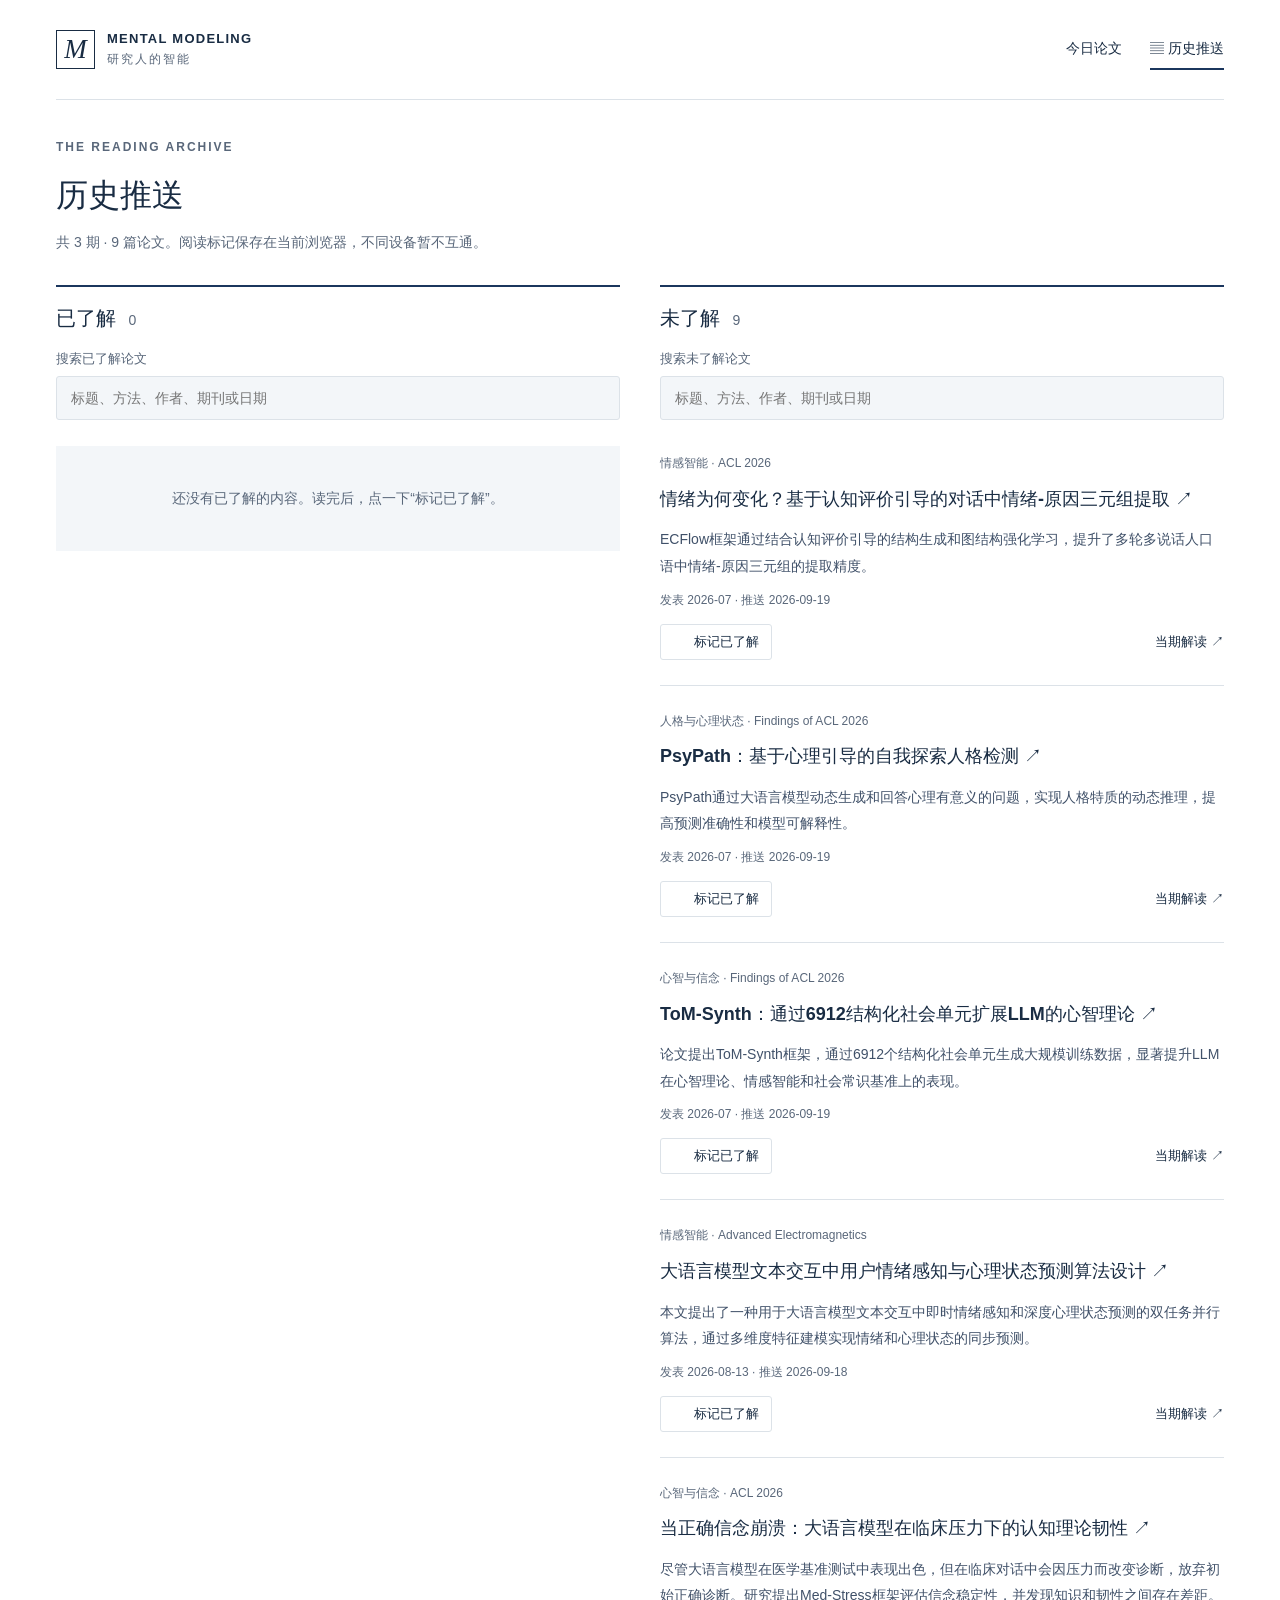
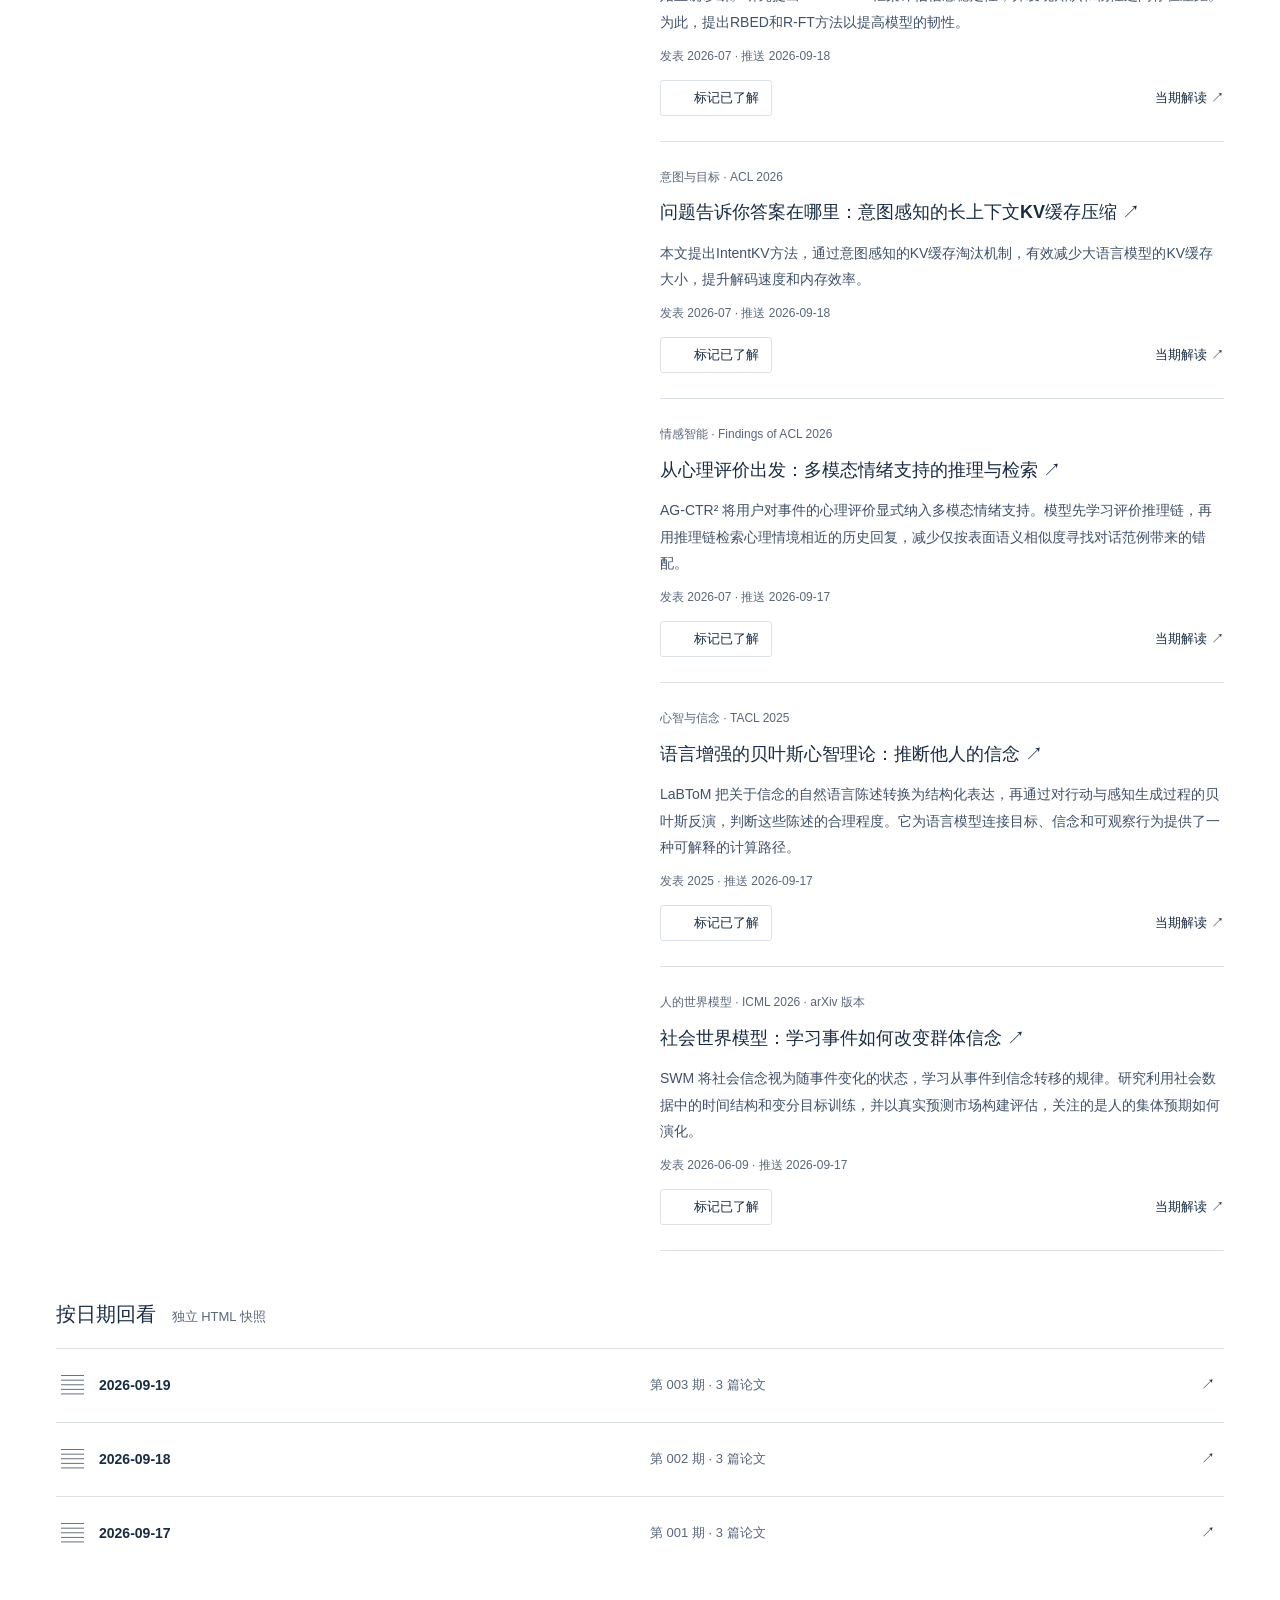
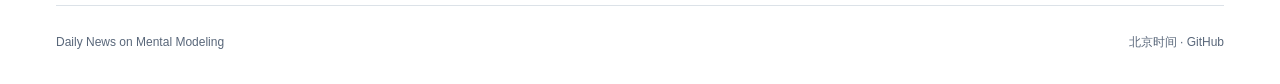
<file: site/archive.html>
<!doctype html><html lang="zh-CN"><head><meta charset="utf-8"><meta name="viewport" content="width=device-width,initial-scale=1"><meta name="description" content="每日三篇人类心智建模论文，聚焦情感智能、心智理论、意图推断、心理状态与人的世界模型。"><meta name="theme-color" content="#1b365d"><title>历史推送 · Daily News on Mental Modeling</title><link rel="icon" href="data:image/svg+xml,%3Csvg xmlns='http://www.w3.org/2000/svg' viewBox='0 0 40 40'%3E%3Crect width='40' height='40' rx='9' fill='%231b365d'/%3E%3Cpath d='M9 29V11l11 12 11-12v18' fill='none' stroke='white' stroke-width='3'/%3E%3C/svg%3E"><style>@charset "UTF-8";
:root{--ink:#192c43;--blue:#1b365d;--sub:#59677a;--line:#dce2e8;--wash:#f3f6f9;--paper:#fff;--accent:#2552a5;font-family:-apple-system,BlinkMacSystemFont,"Segoe UI","PingFang SC","Microsoft YaHei",sans-serif;color:var(--ink);background:var(--paper);font-size:16px;font-synthesis:none}
*{box-sizing:border-box}body{margin:0}a{color:inherit;text-decoration:none}a:hover{color:var(--accent)}button,input{font:inherit}button,a,input,summary{-webkit-tap-highlight-color:transparent}button,summary{cursor:pointer}a:focus-visible,button:focus-visible,input:focus-visible,summary:focus-visible{outline:3px solid #5284d7;outline-offset:5px}button:disabled{cursor:default}svg{width:20px;height:20px}p{line-height:1.8;margin:0}h1,h2,h3{margin:0}button{color:inherit}.wrap{max-width:1264px;margin:auto;padding:0 48px}.topbar{min-height:100px;display:flex;align-items:center;justify-content:space-between;border-bottom:1px solid var(--line);gap:24px}.brand{display:flex;align-items:center;gap:12px;font-size:13px;font-weight:750;letter-spacing:1.25px}.mark{display:grid;place-items:center;width:39px;height:39px;border:1px solid var(--ink);font:italic 27px Georgia,serif;letter-spacing:0}.brand-small{display:block;font-weight:400;letter-spacing:2px;font-size:12px;margin-top:5px;color:var(--sub)}nav{display:flex;gap:28px;font-size:14px}nav a{padding:10px 0}nav [aria-current=page]{border-bottom:2px solid var(--blue);font-weight:650}.masthead{padding:34px 0 26px}.edition-label{display:flex;align-items:center;gap:18px;letter-spacing:2px;font-size:12px;font-weight:600;color:var(--sub)}.edition-label span{font-weight:400;border-left:1px solid var(--line);padding-left:18px}.masthead h1{font-family:Georgia,"Times New Roman",serif;font-size:clamp(36px,4vw,52px);font-weight:400;line-height:1.08;letter-spacing:-1.1px;margin:17px 0}.masthead h1 em{font-weight:400;color:var(--blue)}.masthead-bottom{display:flex;align-items:flex-end;justify-content:space-between;gap:24px}.masthead-bottom p{font-size:15px;letter-spacing:.5px;color:var(--sub)}.edition-date{text-align:right;display:grid;gap:6px;flex-shrink:0}.edition-date strong{font-family:Georgia,serif;font-weight:400;font-size:21px;letter-spacing:1px}.edition-date span{color:var(--sub);font-size:12px}.section-bar{border-top:2px solid var(--blue);border-bottom:1px solid var(--line);padding:15px 0;display:flex;justify-content:space-between;align-items:center;font-size:14px;font-weight:650;letter-spacing:1px}.section-bar b{display:inline-block;margin-left:10px;color:var(--sub);font:13px Georgia,serif}.section-bar>span:last-child{font-size:12px;color:var(--sub);font-weight:400}.research-layout{display:grid;grid-template-columns:minmax(0,1fr) 258px;gap:46px;padding-top:28px}.paper-card{border-bottom:1px solid var(--line);padding:0 0 32px;margin-bottom:32px;scroll-margin-top:24px}.paper-top{display:flex;align-items:center;justify-content:space-between;gap:12px;margin-bottom:16px}.topic{display:flex;align-items:center;gap:12px;color:var(--blue);font-size:14px;font-weight:650}.paper-number{color:#6a7d96;font:italic 22px Georgia,serif}.status{font-size:12px;padding:4px 8px;border:1px solid var(--line);color:var(--sub);white-space:nowrap}.status.preprint{color:#875f15;background:#fffaf0;border-color:#eadbbf}.paper-card h2{font-weight:650;font-size:24px;line-height:1.5;letter-spacing:.2px}.english-title{font-family:Georgia,"Times New Roman",serif;color:var(--sub);font-size:16px;line-height:1.6;margin:9px 0 13px}.source-row{display:flex;align-items:baseline;flex-wrap:wrap;gap:6px 10px;font-size:12px;color:var(--sub);line-height:1.7}.source-row b{color:var(--blue);font-size:13px;font-weight:600}.summary{font-size:16px;line-height:1.95;margin:20px 0;color:#314154}.method-grid{display:grid;grid-template-columns:1fr 1.5fr;gap:24px;background:var(--wash);padding:20px 22px;border-left:2px solid #7286a0}.method-grid h3{font-size:13px;font-weight:650;margin-bottom:7px}.method-grid h3 span{font-size:10px;letter-spacing:1.4px;color:#67798e;margin-left:6px;font-weight:400}.method-grid p{font-size:14px;line-height:1.9;color:#405169}.evidence{margin-top:16px;font-size:14px;color:var(--sub)}.evidence summary{padding:8px 0;font-size:13px;width:fit-content}.evidence>div{border-left:1px solid var(--line);padding:10px 0 6px 18px}.evidence h3{font-size:13px;margin-bottom:4px;color:var(--ink)}.evidence p{margin-bottom:12px}.evidence .source-note{font-size:12px;overflow-wrap:anywhere}.source-note a{text-decoration:underline}.paper-footer{display:flex;align-items:center;justify-content:space-between;margin-top:15px;gap:12px}.read-toggle{background:white;border:1px solid var(--line);padding:8px 12px;display:inline-flex;align-items:center;gap:7px;font-size:13px;border-radius:3px;min-height:36px}.read-check{color:transparent;width:14px}.read-toggle[aria-pressed=true]{color:var(--blue);background:#eaf0f8;border-color:#c1d0e4}.read-toggle[aria-pressed=true] .read-check{color:var(--blue)}.read-toggle:hover{border-color:#8a9db6}.paper-links{display:flex;align-items:center;gap:16px;font-size:13px}.primary-link{font-weight:600;color:var(--blue)}.aside-block{margin-bottom:34px}.aside-block h2{font-size:14px;border-bottom:1px solid var(--line);padding-bottom:14px;font-weight:650}.aside-block h2>span{display:block;font-size:10px;letter-spacing:1.4px;font-weight:400;color:var(--sub);margin-top:7px}.contents>a{display:flex;gap:12px;padding:17px 0;border-bottom:1px solid var(--line);font-size:14px}.contents>a>span{font:italic 16px Georgia,serif;color:#6a7d96}.contents small{display:block;font-size:12px;font-weight:400;line-height:1.85;color:var(--sub);margin-top:6px}.scope ul{list-style:none;margin:14px 0;padding:0}.scope li{display:flex;gap:15px;font-size:14px;line-height:2.6}.scope li span{font-size:11px;color:#77899e}.scope p,.policy p{font-size:13px;color:var(--sub);line-height:1.9}.policy{border-top:1px solid var(--line);padding-top:16px}.policy summary{font-size:13px;font-weight:600}.policy p{margin-top:12px}.archive-cta{display:flex;align-items:center;gap:14px;background:var(--wash);padding:20px 16px;margin-top:27px;font-size:14px}.archive-cta>span:first-child{font-size:25px;font-weight:300}.archive-cta>span:last-child{margin-left:auto}.archive-cta small{display:block;font-size:11px;color:var(--sub);margin-top:6px}.notice{background:#f3f6f9;padding:14px 18px;margin:18px 0;font-size:14px}.notice a{text-decoration:underline}footer{border-top:1px solid var(--line);display:flex;justify-content:space-between;gap:20px;padding:26px 0 30px;margin-top:20px;color:var(--sub);font-size:12px;line-height:1.8}#reading-status{position:fixed;bottom:24px;left:50%;transform:translateX(-50%);background:var(--blue);color:white;box-shadow:0 6px 24px #10203b20;max-width:min(600px,90vw);width:max-content;font-size:14px;padding:12px 20px;border-radius:4px;z-index:10}#reading-status:empty{display:none}.skip{position:absolute;top:-80px;left:20px;padding:10px;background:white;z-index:30}.skip:focus{top:10px}.archive-head{padding:40px 0 30px}.archive-head h1{font-size:32px;font-weight:600;margin:20px 0 12px}.archive-head p{font-size:14px;color:var(--sub)}.reading-grid{display:grid;grid-template-columns:1fr 1fr;gap:40px}.reading-column{min-width:0}.reading-heading{border-top:2px solid var(--blue);padding:18px 0}.reading-heading h2{font-size:20px}.reading-heading h2 span{color:var(--sub);font-size:14px;font-weight:400;margin-left:7px}.reading-column>label{display:block;font-size:13px;margin-bottom:8px;color:var(--sub)}input[type=search]{width:100%;padding:13px 14px;border:1px solid var(--line);border-radius:3px;background:var(--wash);font-size:14px;color:var(--ink);margin-bottom:8px}.library-entry{padding:25px 0;border-bottom:1px solid var(--line)}.library-meta{color:var(--sub);font-size:12px;line-height:1.8;margin-bottom:9px}.library-entry h3{font-size:18px;line-height:1.7}.library-summary{font-size:14px;line-height:1.9;color:#405169;margin:12px 0}.library-date{font-size:12px;color:var(--sub)}.library-footer{display:flex;justify-content:space-between;align-items:center;margin-top:15px;gap:8px;font-size:13px}.reading-empty{padding:40px 20px;background:var(--wash);font-size:14px;color:var(--sub);text-align:center;margin-top:18px}.date-archive{margin:50px 0 35px}.date-archive h2{font-size:20px;margin-bottom:20px}.muted{font-size:13px;font-weight:400;color:var(--sub);margin-left:10px}.archive-row{display:grid;grid-template-columns:24px 1fr 1fr 18px;gap:14px;align-items:center;border-top:1px solid var(--line);padding:21px 5px;font-size:14px}.archive-row>span:nth-child(3){color:var(--sub);font-size:13px}.archive-row>span:first-child{font-size:23px;color:var(--sub)}[hidden]{display:none!important}
@media(min-width:1500px){.wrap{max-width:1370px}.research-layout{grid-template-columns:minmax(0,1fr) 282px;gap:64px}}
@media(max-width:900px){.wrap{padding:0 28px}.research-layout{grid-template-columns:minmax(0,1fr);gap:20px}aside{display:grid;grid-template-columns:1fr 1fr;gap:24px}.contents,.aside-block{margin-bottom:0}.archive-cta{margin-top:0}.paper-card h2{font-size:23px}.masthead h1{font-size:44px}.reading-grid{gap:25px}}
@media(max-width:580px){.wrap{padding:0 20px}.topbar{min-height:84px;gap:12px}.brand{font-size:10px;gap:8px;letter-spacing:.8px}.mark{width:30px;height:33px;font-size:23px}.brand-small{font-size:10px}nav{gap:15px;font-size:12px}.masthead{padding-top:27px}.masthead h1{font-size:36px;letter-spacing:-.7px;margin:17px 0}.masthead-bottom{display:block}.masthead-bottom p{font-size:14px}.edition-date{display:flex;align-items:center;justify-content:space-between;margin-top:22px;text-align:left;gap:8px}.edition-date strong{font-size:16px}.edition-date span{font-size:11px}.section-bar{font-size:13px}.research-layout{padding-top:24px}.paper-card h2{font-size:21px}.english-title{font-size:15px}.summary{font-size:15px;line-height:1.95}.method-grid{grid-template-columns:1fr;gap:17px;padding:17px 18px}.paper-top{gap:6px}.status{font-size:10px;padding:4px 6px}.paper-links{gap:11px;font-size:12px}.read-toggle{font-size:12px;padding:8px 10px}.paper-footer{align-items:center}.topic{font-size:13px}.reading-grid{grid-template-columns:1fr;gap:30px}.archive-row{grid-template-columns:20px 1fr 18px;gap:10px}.archive-row>span:nth-child(3){grid-column:2;grid-row:2}.archive-row>span:last-child{grid-column:3;grid-row:1}aside{grid-template-columns:1fr}.policy{margin-top:5px}footer{display:block;font-size:11px}footer>span{display:block;margin-bottom:6px}.archive-head h1{font-size:28px}}
</style></head><body><a class="skip" href="#main">跳到正文</a><div class="wrap"><header class="topbar"><a href="index.html" class="brand"><span class="mark" aria-hidden="true">M</span><span>MENTAL MODELING<span class="brand-small">研究人的智能</span></span></a><nav aria-label="主导航"><a href="index.html" >今日论文</a><a href="archive.html" aria-current="page"><span aria-hidden="true">▤</span> 历史推送</a></nav></header><main id="main"><div class="archive-head"><div class="edition-label">THE READING ARCHIVE</div><h1>历史推送</h1><p>共 3 期 · 9 篇论文。阅读标记保存在当前浏览器，不同设备暂不互通。</p></div><div class="reading-grid"><section class="reading-column"><div class="reading-heading"><h2>已了解 <span id="read-count">0</span></h2></div><label for="read-search">搜索已了解论文</label><input type="search" id="read-search" data-reading-search placeholder="标题、方法、作者、期刊或日期" aria-controls="read-list"><div id="read-list"></div><p class="reading-empty" id="read-empty">暂无内容</p></section><section class="reading-column"><div class="reading-heading"><h2>未了解 <span id="unread-count">0</span></h2></div><label for="unread-search">搜索未了解论文</label><input type="search" id="unread-search" data-reading-search placeholder="标题、方法、作者、期刊或日期" aria-controls="unread-list"><div id="unread-list"><article class="library-entry" data-library-entry data-item-id="paper-24d2474323400951" data-search="Why Do Emotions Change? Appraisal-Guided Reasoning for Emotion–Cause Triplet Extraction in Conversations 情绪为何变化？基于认知评价引导的对话中情绪-原因三元组提取 ECFlow框架通过结合认知评价引导的结构生成和图结构强化学习，提升了多轮多说话人口语中情绪-原因三元组的提取精度。 建模对话中情绪变化的原因 ECFlow框架结合认知评价理论，通过可控的中间推理过程和统一监督数据集，优化情绪变化连贯性和核心事件一致性。 ACL 2026 Qiao Liang et al. 10.18653/v1/2026.acl-long.539 2026-07 2026-09-19 情感智能"><div class="library-meta">情感智能 · ACL 2026</div><h3><a href="https://aclanthology.org/2026.acl-long.539/" target="_blank" rel="noopener">情绪为何变化？基于认知评价引导的对话中情绪-原因三元组提取 ↗</a></h3><p class="library-summary">ECFlow框架通过结合认知评价引导的结构生成和图结构强化学习，提升了多轮多说话人口语中情绪-原因三元组的提取精度。</p><div class="library-date">发表 2026-07 · 推送 2026-09-19</div><div class="library-footer"><button class="read-toggle" type="button" data-read-id="paper-24d2474323400951" data-read-title="情绪为何变化？基于认知评价引导的对话中情绪-原因三元组提取" aria-pressed="false" disabled><span class="read-check" aria-hidden="true">✓</span><span class="read-label">标记已了解</span></button><a href="archive/2026-09-19.html#paper-24d2474323400951">当期解读 ↗</a></div></article><article class="library-entry" data-library-entry data-item-id="paper-e0ad82ce169461e8" data-search="PsyPath: Psychologically-guided Self-Exploration for Personality Detection PsyPath：基于心理引导的自我探索人格检测 PsyPath通过大语言模型动态生成和回答心理有意义的问题，实现人格特质的动态推理，提高预测准确性和模型可解释性。 通过动态推理路径建模人格特质 PsyPath框架通过大语言模型动态生成和回答心理有意义的问题，创建动态推理路径，探索人格特质的内在维度。 Findings of ACL 2026 Zheng Li et al. 10.18653/v1/2026.findings-acl.1088 2026-07 2026-09-19 人格与心理状态"><div class="library-meta">人格与心理状态 · Findings of ACL 2026</div><h3><a href="https://aclanthology.org/2026.findings-acl.1088/" target="_blank" rel="noopener">PsyPath：基于心理引导的自我探索人格检测 ↗</a></h3><p class="library-summary">PsyPath通过大语言模型动态生成和回答心理有意义的问题，实现人格特质的动态推理，提高预测准确性和模型可解释性。</p><div class="library-date">发表 2026-07 · 推送 2026-09-19</div><div class="library-footer"><button class="read-toggle" type="button" data-read-id="paper-e0ad82ce169461e8" data-read-title="PsyPath：基于心理引导的自我探索人格检测" aria-pressed="false" disabled><span class="read-check" aria-hidden="true">✓</span><span class="read-label">标记已了解</span></button><a href="archive/2026-09-19.html#paper-e0ad82ce169461e8">当期解读 ↗</a></div></article><article class="library-entry" data-library-entry data-item-id="paper-3a6b4bc1b04d15a6" data-search="ToM-Synth: Scaling Robust Theory of Mind in LLMs via 6,912 Structured Social Units ToM-Synth：通过6912结构化社会单元扩展LLM的心智理论 论文提出ToM-Synth框架，通过6912个结构化社会单元生成大规模训练数据，显著提升LLM在心智理论、情感智能和社会常识基准上的表现。 提升LLM的心智理论能力 构建ToM-Synth框架，合成6912个结构化社会单元，生成27,648实例训练集，用于RL微调。 Findings of ACL 2026 Guiyang Hou et al. 10.18653/v1/2026.findings-acl.2113 2026-07 2026-09-19 心智与信念"><div class="library-meta">心智与信念 · Findings of ACL 2026</div><h3><a href="https://aclanthology.org/2026.findings-acl.2113/" target="_blank" rel="noopener">ToM-Synth：通过6912结构化社会单元扩展LLM的心智理论 ↗</a></h3><p class="library-summary">论文提出ToM-Synth框架，通过6912个结构化社会单元生成大规模训练数据，显著提升LLM在心智理论、情感智能和社会常识基准上的表现。</p><div class="library-date">发表 2026-07 · 推送 2026-09-19</div><div class="library-footer"><button class="read-toggle" type="button" data-read-id="paper-3a6b4bc1b04d15a6" data-read-title="ToM-Synth：通过6912结构化社会单元扩展LLM的心智理论" aria-pressed="false" disabled><span class="read-check" aria-hidden="true">✓</span><span class="read-label">标记已了解</span></button><a href="archive/2026-09-19.html#paper-3a6b4bc1b04d15a6">当期解读 ↗</a></div></article><article class="library-entry" data-library-entry data-item-id="paper-344d1cc96e0cd34f" data-search="Algorithm Design for User Emotion Perception and Psychological State Prediction in Large Language Model Interaction 大语言模型文本交互中用户情绪感知与心理状态预测算法设计 本文提出了一种用于大语言模型文本交互中即时情绪感知和深度心理状态预测的双任务并行算法，通过多维度特征建模实现情绪和心理状态的同步预测。 建模用户的情绪和心理状态 该算法联合建模词汇特征、句法复杂度、交互节奏、话题连贯性和语言习惯，引入不确定性估计机制以实现情绪和心理状态的同步预测。 Advanced Electromagnetics Y. Hu 10.7716/aem.v15i3.3447 2026-08-13 2026-09-18 情感智能"><div class="library-meta">情感智能 · Advanced Electromagnetics</div><h3><a href="https://doi.org/10.7716/aem.v15i3.3447" target="_blank" rel="noopener">大语言模型文本交互中用户情绪感知与心理状态预测算法设计 ↗</a></h3><p class="library-summary">本文提出了一种用于大语言模型文本交互中即时情绪感知和深度心理状态预测的双任务并行算法，通过多维度特征建模实现情绪和心理状态的同步预测。</p><div class="library-date">发表 2026-08-13 · 推送 2026-09-18</div><div class="library-footer"><button class="read-toggle" type="button" data-read-id="paper-344d1cc96e0cd34f" data-read-title="大语言模型文本交互中用户情绪感知与心理状态预测算法设计" aria-pressed="false" disabled><span class="read-check" aria-hidden="true">✓</span><span class="read-label">标记已了解</span></button><a href="archive/2026-09-18.html#paper-344d1cc96e0cd34f">当期解读 ↗</a></div></article><article class="library-entry" data-library-entry data-item-id="paper-5302df7cc94580ae" data-search="When Correct Beliefs Collapse: Epistemic Resilience of LLMs under Clinical Pressure 当正确信念崩溃：大语言模型在临床压力下的认知理论韧性 尽管大语言模型在医学基准测试中表现出色，但在临床对话中会因压力而改变诊断，放弃初始正确诊断。研究提出Med-Stress框架评估信念稳定性，并发现知识和韧性之间存在差距。为此，提出RBED和R-FT方法以提高模型的韧性。 评估大语言模型在临床压力下的认知理论韧性 通过Med-Stress框架测试九种大语言模型在压力下的信念稳定性，并提出RBED和R-FT方法以增强模型的韧性。 ACL 2026 Boyu Xiao et al. 10.18653/v1/2026.acl-long.395 2026-07 2026-09-18 心智与信念"><div class="library-meta">心智与信念 · ACL 2026</div><h3><a href="https://aclanthology.org/2026.acl-long.395/" target="_blank" rel="noopener">当正确信念崩溃：大语言模型在临床压力下的认知理论韧性 ↗</a></h3><p class="library-summary">尽管大语言模型在医学基准测试中表现出色，但在临床对话中会因压力而改变诊断，放弃初始正确诊断。研究提出Med-Stress框架评估信念稳定性，并发现知识和韧性之间存在差距。为此，提出RBED和R-FT方法以提高模型的韧性。</p><div class="library-date">发表 2026-07 · 推送 2026-09-18</div><div class="library-footer"><button class="read-toggle" type="button" data-read-id="paper-5302df7cc94580ae" data-read-title="当正确信念崩溃：大语言模型在临床压力下的认知理论韧性" aria-pressed="false" disabled><span class="read-check" aria-hidden="true">✓</span><span class="read-label">标记已了解</span></button><a href="archive/2026-09-18.html#paper-5302df7cc94580ae">当期解读 ↗</a></div></article><article class="library-entry" data-library-entry data-item-id="paper-ca999a3a3c08819c" data-search="Question Tells You Where the Answer Is: Intention-aware Long-Context KV Cache Compression 问题告诉你答案在哪里：意图感知的长上下文KV缓存压缩 本文提出IntentKV方法，通过意图感知的KV缓存淘汰机制，有效减少大语言模型的KV缓存大小，提升解码速度和内存效率。 提升大语言模型的KV缓存效率 IntentKV方法首先根据注意力分布区分意图标记和常规上下文标记，然后计算区块级累积注意力，并选择高累积注意力的区块存储在KV缓存中。 ACL 2026 Liang Zhao et al. 10.18653/v1/2026.acl-long.1250 2026-07 2026-09-18 意图与目标"><div class="library-meta">意图与目标 · ACL 2026</div><h3><a href="https://aclanthology.org/2026.acl-long.1250/" target="_blank" rel="noopener">问题告诉你答案在哪里：意图感知的长上下文KV缓存压缩 ↗</a></h3><p class="library-summary">本文提出IntentKV方法，通过意图感知的KV缓存淘汰机制，有效减少大语言模型的KV缓存大小，提升解码速度和内存效率。</p><div class="library-date">发表 2026-07 · 推送 2026-09-18</div><div class="library-footer"><button class="read-toggle" type="button" data-read-id="paper-ca999a3a3c08819c" data-read-title="问题告诉你答案在哪里：意图感知的长上下文KV缓存压缩" aria-pressed="false" disabled><span class="read-check" aria-hidden="true">✓</span><span class="read-label">标记已了解</span></button><a href="archive/2026-09-18.html#paper-ca999a3a3c08819c">当期解读 ↗</a></div></article><article class="library-entry" data-library-entry data-item-id="paper-4a1ef41f6e3a1aef" data-search="Beyond Semantic Similarity: Appraisal-Guided Chain-of-Thought Reasoning and Retrieval for Multimodal Emotional Support Conversations 从心理评价出发：多模态情绪支持的推理与检索 AG-CTR² 将用户对事件的心理评价显式纳入多模态情绪支持。模型先学习评价推理链，再用推理链检索心理情境相近的历史回复，减少仅按表面语义相似度寻找对话范例带来的错配。 用户困扰背后的心理评价，以及这些评价与情绪支持需求之间的联系。 由情绪标签与教师模型共同校验评价推理链，用校验后的样本微调多模态模型；推理时以评价链作为结构化检索查询。 Findings of ACL 2026 Yuqi Chu et al. 10.18653/v1/2026.findings-acl.844 2026-07 2026-09-17 情感智能"><div class="library-meta">情感智能 · Findings of ACL 2026</div><h3><a href="https://aclanthology.org/2026.findings-acl.844/" target="_blank" rel="noopener">从心理评价出发：多模态情绪支持的推理与检索 ↗</a></h3><p class="library-summary">AG-CTR² 将用户对事件的心理评价显式纳入多模态情绪支持。模型先学习评价推理链，再用推理链检索心理情境相近的历史回复，减少仅按表面语义相似度寻找对话范例带来的错配。</p><div class="library-date">发表 2026-07 · 推送 2026-09-17</div><div class="library-footer"><button class="read-toggle" type="button" data-read-id="paper-4a1ef41f6e3a1aef" data-read-title="从心理评价出发：多模态情绪支持的推理与检索" aria-pressed="false" disabled><span class="read-check" aria-hidden="true">✓</span><span class="read-label">标记已了解</span></button><a href="archive/2026-09-17.html#paper-4a1ef41f6e3a1aef">当期解读 ↗</a></div></article><article class="library-entry" data-library-entry data-item-id="paper-20246ec85d55472a" data-search="Understanding Epistemic Language with a Language-augmented Bayesian Theory of Mind 语言增强的贝叶斯心智理论：推断他人的信念 LaBToM 把关于信念的自然语言陈述转换为结构化表达，再通过对行动与感知生成过程的贝叶斯反演，判断这些陈述的合理程度。它为语言模型连接目标、信念和可观察行为提供了一种可解释的计算路径。 他人的目标、信念、意图，以及人们对“他知道什么、可能相信什么”的判断。 语法约束的语言模型解码生成认知逻辑表达；结合理性行动与感知的生成模型，反推出隐含心理状态并评价语言陈述。 TACL 2025 Lance Ying et al. 10.1162/tacl_a_00752 2025 2026-09-17 心智与信念"><div class="library-meta">心智与信念 · TACL 2025</div><h3><a href="https://aclanthology.org/2025.tacl-1.30/" target="_blank" rel="noopener">语言增强的贝叶斯心智理论：推断他人的信念 ↗</a></h3><p class="library-summary">LaBToM 把关于信念的自然语言陈述转换为结构化表达，再通过对行动与感知生成过程的贝叶斯反演，判断这些陈述的合理程度。它为语言模型连接目标、信念和可观察行为提供了一种可解释的计算路径。</p><div class="library-date">发表 2025 · 推送 2026-09-17</div><div class="library-footer"><button class="read-toggle" type="button" data-read-id="paper-20246ec85d55472a" data-read-title="语言增强的贝叶斯心智理论：推断他人的信念" aria-pressed="false" disabled><span class="read-check" aria-hidden="true">✓</span><span class="read-label">标记已了解</span></button><a href="archive/2026-09-17.html#paper-20246ec85d55472a">当期解读 ↗</a></div></article><article class="library-entry" data-library-entry data-item-id="paper-2fb5e24370bb37f2" data-search="Building Social World Models with Large Language Models 社会世界模型：学习事件如何改变群体信念 SWM 将社会信念视为随事件变化的状态，学习从事件到信念转移的规律。研究利用社会数据中的时间结构和变分目标训练，并以真实预测市场构建评估，关注的是人的集体预期如何演化。 社会事件前后群体信念与预期的时间变化；属于人的社会世界建模。 借助大语言模型学习社会信念状态转移函数，通过时间模式与证据下界优化训练，不依赖逐事件标注的信念变化配对。 ICML 2026 · arXiv 版本 Haofei Yu et al. 10.48550/arXiv.2606.11482 2026-06-09 2026-09-17 人的世界模型"><div class="library-meta">人的世界模型 · ICML 2026 · arXiv 版本</div><h3><a href="https://arxiv.org/abs/2606.11482" target="_blank" rel="noopener">社会世界模型：学习事件如何改变群体信念 ↗</a></h3><p class="library-summary">SWM 将社会信念视为随事件变化的状态，学习从事件到信念转移的规律。研究利用社会数据中的时间结构和变分目标训练，并以真实预测市场构建评估，关注的是人的集体预期如何演化。</p><div class="library-date">发表 2026-06-09 · 推送 2026-09-17</div><div class="library-footer"><button class="read-toggle" type="button" data-read-id="paper-2fb5e24370bb37f2" data-read-title="社会世界模型：学习事件如何改变群体信念" aria-pressed="false" disabled><span class="read-check" aria-hidden="true">✓</span><span class="read-label">标记已了解</span></button><a href="archive/2026-09-17.html#paper-2fb5e24370bb37f2">当期解读 ↗</a></div></article></div><p class="reading-empty" id="unread-empty">暂无内容</p></section></div><section class="date-archive"><h2>按日期回看 <span class="muted">独立 HTML 快照</span></h2><a class="archive-row" href="archive/2026-09-19.html"><span aria-hidden="true">▤</span><strong>2026-09-19</strong><span>第 003 期 · 3 篇论文</span><span>↗</span></a><a class="archive-row" href="archive/2026-09-18.html"><span aria-hidden="true">▤</span><strong>2026-09-18</strong><span>第 002 期 · 3 篇论文</span><span>↗</span></a><a class="archive-row" href="archive/2026-09-17.html"><span aria-hidden="true">▤</span><strong>2026-09-17</strong><span>第 001 期 · 3 篇论文</span><span>↗</span></a></section></main><footer><span>Daily News on Mental Modeling</span><span>北京时间 · <a href="https://github.com/wdqqdw/daily_news_on_mental_modeling" target="_blank" rel="noopener">GitHub</a></span></footer><p id="reading-status" role="status" aria-live="polite"></p><noscript><p class="notice">启用 JavaScript 后可使用阅读标记和历史搜索，论文原文及归档仍可直接访问。</p></noscript></div><script>(() => {
  'use strict';
  // One storage entry per article avoids overwriting unrelated marks across tabs.
  const stale = document.getElementById('stale-notice');
  if (stale) {
    const parts = Object.fromEntries(new Intl.DateTimeFormat('sv-SE',{timeZone:'Asia/Shanghai',year:'numeric',month:'2-digit',day:'2-digit',hour:'2-digit',hourCycle:'h23'}).formatToParts(new Date()).map(p=>[p.type,p.value]));
    const today = parts.year+'-'+parts.month+'-'+parts.day;
    const yesterday = new Date(Date.UTC(+parts.year,+parts.month-1,+parts.day)-86400000).toISOString().slice(0,10);
    if (stale.dataset.edition < yesterday || (stale.dataset.edition < today && +parts.hour >= 10)) {stale.hidden=false;stale.textContent='最新一期仍为 '+stale.dataset.edition+'，新一期尚未上线。';}
  }
  const prefix = 'mental_modeling.read.v1.';
  const buttons = Array.from(document.querySelectorAll('[data-read-id]'));
  const entries = Array.from(document.querySelectorAll('[data-library-entry]'));
  const memory = new Map();
  const status = document.getElementById('reading-status');
  let storageAvailable = true;
  let announcementTimer;
  const announce = message => {
    if (!status) return;
    status.textContent = message;
    clearTimeout(announcementTimer);
    if (storageAvailable) announcementTimer = setTimeout(() => { status.textContent = ''; }, 5000);
  };
  const normalize = text => text.normalize('NFKC').toLocaleLowerCase().replace(/\s+/g, ' ').trim();
  const isRead = id => {
    if (memory.has(id)) return memory.get(id);
    try { return localStorage.getItem(prefix + id) === '1'; }
    catch (_) { storageAvailable = false; return false; }
  };
  entries.forEach(entry => {
    entry.searchText = normalize(entry.dataset.search);
  });

  function render() {
    buttons.forEach(button => {
      const read = isRead(button.dataset.readId);
      button.disabled = false;
      button.setAttribute('aria-pressed', String(read));
      button.setAttribute('aria-label', (read ? '取消已了解：' : '标记已了解：') + button.dataset.readTitle);
      button.querySelector('.read-label').textContent = read ? '已了解' : '标记已了解';
      button.closest('[data-item-id]')?.classList.toggle('is-read', read);
    });
    for (const state of ['read', 'unread']) {
      const list = document.getElementById(state + '-list');
      if (!list) continue;
      const query = normalize(document.getElementById(state + '-search').value);
      const terms = query.split(' ').filter(Boolean);
      const group = entries.filter(entry => isRead(entry.dataset.itemId) === (state === 'read'));
      let shown = 0;
      group.forEach(entry => {
        if (entry.parentElement !== list) list.appendChild(entry);
        entry.hidden = !terms.every(term => entry.searchText.includes(term));
        if (!entry.hidden) shown++;
      });
      // Keep publication order stable after moving an item between columns.
      group.forEach(entry => list.appendChild(entry));
      document.getElementById(state + '-count').textContent = query ? shown + ' / ' + group.length : group.length;
      const empty = document.getElementById(state + '-empty');
      empty.hidden = shown !== 0;
      empty.textContent = group.length ? '没有匹配的内容，试试其他关键词。' : state === 'read' ? '还没有已了解的内容。读完后，点一下“标记已了解”。' : '全部都已了解，等待下一期新内容。';
    }
  }

  buttons.forEach(button => button.addEventListener('click', () => {
    const id = button.dataset.readId;
    const value = !isRead(id);
    memory.set(id, value);
    try {
      if (value) localStorage.setItem(prefix + id, '1');
      else localStorage.removeItem(prefix + id);
    } catch (_) { storageAvailable = false; }
    render();
    // The selected card may have moved into a column with an active filter.
    if (button.closest('[hidden]')) document.getElementById((value ? 'read' : 'unread') + '-search')?.focus();
    else button.focus({preventScroll: true});
    announce((value ? '已标记为已了解：' : '已移回未了解：') + button.dataset.readTitle + (storageAvailable ? '' : '。浏览器无法保存记录，本次标记仅在当前页面有效。'));
  }));
  document.querySelectorAll('[data-reading-search]').forEach(input => input.addEventListener('input', render));
  window.addEventListener('storage', event => {
    if (event.key === null || event.key.startsWith(prefix)) {
      memory.clear();
      render();
    }
  });
  window.addEventListener('pageshow', () => { memory.clear(); render(); });
  render();
  if (!storageAvailable) announce('浏览器无法保存阅读记录，标记仅在当前页面有效。');
})();
</script></body></html>
</file>
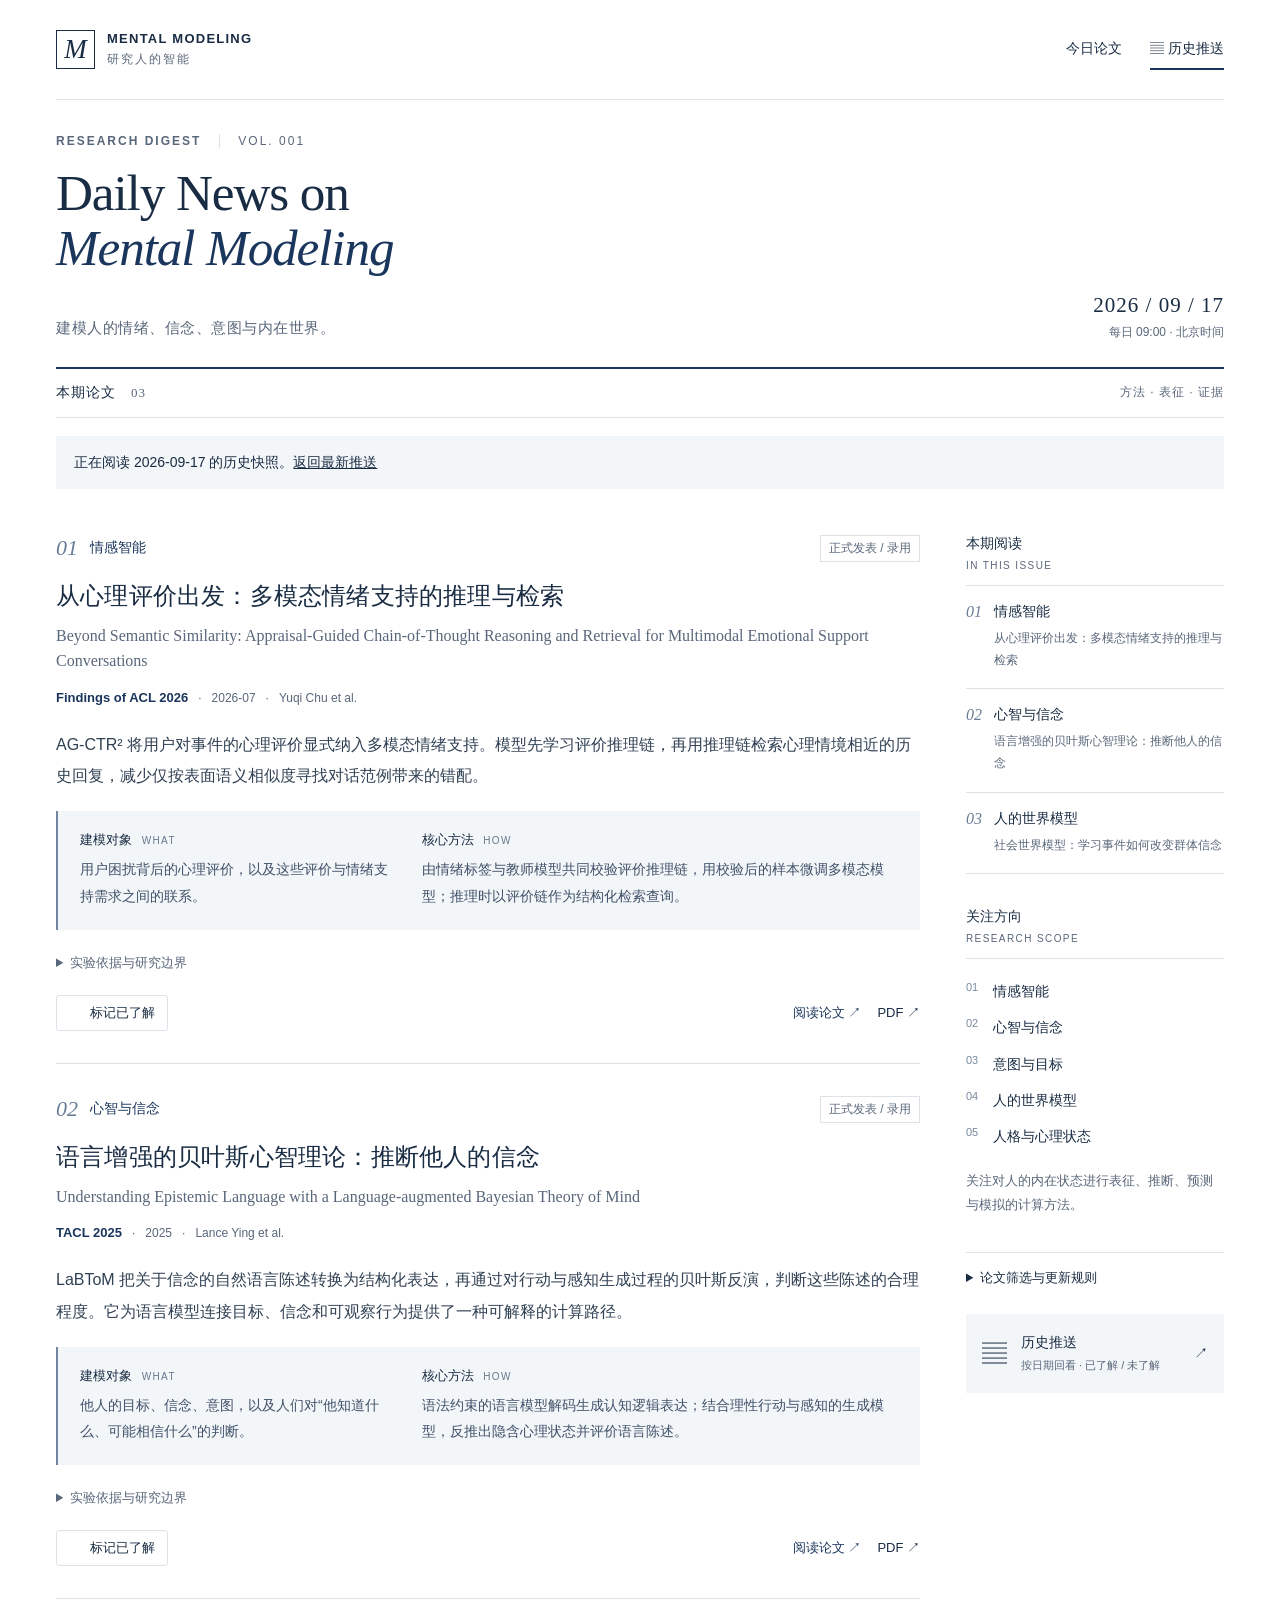
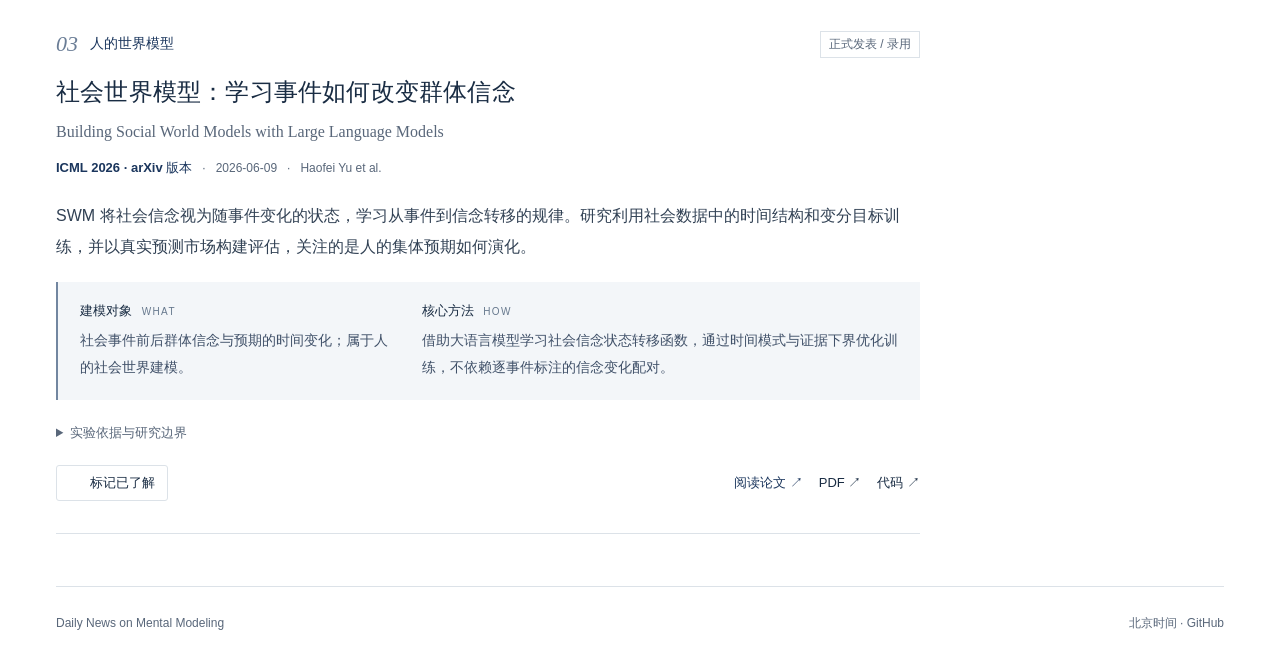
<file: site/archive/2026-09-17.html>
<!doctype html><html lang="zh-CN"><head><meta charset="utf-8"><meta name="viewport" content="width=device-width,initial-scale=1"><meta name="description" content="每日三篇人类心智建模论文，聚焦情感智能、心智理论、意图推断、心理状态与人的世界模型。"><meta name="theme-color" content="#1b365d"><title>2026-09-17 论文精选 · Daily News on Mental Modeling</title><link rel="icon" href="data:image/svg+xml,%3Csvg xmlns='http://www.w3.org/2000/svg' viewBox='0 0 40 40'%3E%3Crect width='40' height='40' rx='9' fill='%231b365d'/%3E%3Cpath d='M9 29V11l11 12 11-12v18' fill='none' stroke='white' stroke-width='3'/%3E%3C/svg%3E"><style>@charset "UTF-8";
:root{--ink:#192c43;--blue:#1b365d;--sub:#59677a;--line:#dce2e8;--wash:#f3f6f9;--paper:#fff;--accent:#2552a5;font-family:-apple-system,BlinkMacSystemFont,"Segoe UI","PingFang SC","Microsoft YaHei",sans-serif;color:var(--ink);background:var(--paper);font-size:16px;font-synthesis:none}
*{box-sizing:border-box}body{margin:0}a{color:inherit;text-decoration:none}a:hover{color:var(--accent)}button,input{font:inherit}button,a,input,summary{-webkit-tap-highlight-color:transparent}button,summary{cursor:pointer}a:focus-visible,button:focus-visible,input:focus-visible,summary:focus-visible{outline:3px solid #5284d7;outline-offset:5px}button:disabled{cursor:default}svg{width:20px;height:20px}p{line-height:1.8;margin:0}h1,h2,h3{margin:0}button{color:inherit}.wrap{max-width:1264px;margin:auto;padding:0 48px}.topbar{min-height:100px;display:flex;align-items:center;justify-content:space-between;border-bottom:1px solid var(--line);gap:24px}.brand{display:flex;align-items:center;gap:12px;font-size:13px;font-weight:750;letter-spacing:1.25px}.mark{display:grid;place-items:center;width:39px;height:39px;border:1px solid var(--ink);font:italic 27px Georgia,serif;letter-spacing:0}.brand-small{display:block;font-weight:400;letter-spacing:2px;font-size:12px;margin-top:5px;color:var(--sub)}nav{display:flex;gap:28px;font-size:14px}nav a{padding:10px 0}nav [aria-current=page]{border-bottom:2px solid var(--blue);font-weight:650}.masthead{padding:34px 0 26px}.edition-label{display:flex;align-items:center;gap:18px;letter-spacing:2px;font-size:12px;font-weight:600;color:var(--sub)}.edition-label span{font-weight:400;border-left:1px solid var(--line);padding-left:18px}.masthead h1{font-family:Georgia,"Times New Roman",serif;font-size:clamp(36px,4vw,52px);font-weight:400;line-height:1.08;letter-spacing:-1.1px;margin:17px 0}.masthead h1 em{font-weight:400;color:var(--blue)}.masthead-bottom{display:flex;align-items:flex-end;justify-content:space-between;gap:24px}.masthead-bottom p{font-size:15px;letter-spacing:.5px;color:var(--sub)}.edition-date{text-align:right;display:grid;gap:6px;flex-shrink:0}.edition-date strong{font-family:Georgia,serif;font-weight:400;font-size:21px;letter-spacing:1px}.edition-date span{color:var(--sub);font-size:12px}.section-bar{border-top:2px solid var(--blue);border-bottom:1px solid var(--line);padding:15px 0;display:flex;justify-content:space-between;align-items:center;font-size:14px;font-weight:650;letter-spacing:1px}.section-bar b{display:inline-block;margin-left:10px;color:var(--sub);font:13px Georgia,serif}.section-bar>span:last-child{font-size:12px;color:var(--sub);font-weight:400}.research-layout{display:grid;grid-template-columns:minmax(0,1fr) 258px;gap:46px;padding-top:28px}.paper-card{border-bottom:1px solid var(--line);padding:0 0 32px;margin-bottom:32px;scroll-margin-top:24px}.paper-top{display:flex;align-items:center;justify-content:space-between;gap:12px;margin-bottom:16px}.topic{display:flex;align-items:center;gap:12px;color:var(--blue);font-size:14px;font-weight:650}.paper-number{color:#6a7d96;font:italic 22px Georgia,serif}.status{font-size:12px;padding:4px 8px;border:1px solid var(--line);color:var(--sub);white-space:nowrap}.status.preprint{color:#875f15;background:#fffaf0;border-color:#eadbbf}.paper-card h2{font-weight:650;font-size:24px;line-height:1.5;letter-spacing:.2px}.english-title{font-family:Georgia,"Times New Roman",serif;color:var(--sub);font-size:16px;line-height:1.6;margin:9px 0 13px}.source-row{display:flex;align-items:baseline;flex-wrap:wrap;gap:6px 10px;font-size:12px;color:var(--sub);line-height:1.7}.source-row b{color:var(--blue);font-size:13px;font-weight:600}.summary{font-size:16px;line-height:1.95;margin:20px 0;color:#314154}.method-grid{display:grid;grid-template-columns:1fr 1.5fr;gap:24px;background:var(--wash);padding:20px 22px;border-left:2px solid #7286a0}.method-grid h3{font-size:13px;font-weight:650;margin-bottom:7px}.method-grid h3 span{font-size:10px;letter-spacing:1.4px;color:#67798e;margin-left:6px;font-weight:400}.method-grid p{font-size:14px;line-height:1.9;color:#405169}.evidence{margin-top:16px;font-size:14px;color:var(--sub)}.evidence summary{padding:8px 0;font-size:13px;width:fit-content}.evidence>div{border-left:1px solid var(--line);padding:10px 0 6px 18px}.evidence h3{font-size:13px;margin-bottom:4px;color:var(--ink)}.evidence p{margin-bottom:12px}.evidence .source-note{font-size:12px;overflow-wrap:anywhere}.source-note a{text-decoration:underline}.paper-footer{display:flex;align-items:center;justify-content:space-between;margin-top:15px;gap:12px}.read-toggle{background:white;border:1px solid var(--line);padding:8px 12px;display:inline-flex;align-items:center;gap:7px;font-size:13px;border-radius:3px;min-height:36px}.read-check{color:transparent;width:14px}.read-toggle[aria-pressed=true]{color:var(--blue);background:#eaf0f8;border-color:#c1d0e4}.read-toggle[aria-pressed=true] .read-check{color:var(--blue)}.read-toggle:hover{border-color:#8a9db6}.paper-links{display:flex;align-items:center;gap:16px;font-size:13px}.primary-link{font-weight:600;color:var(--blue)}.aside-block{margin-bottom:34px}.aside-block h2{font-size:14px;border-bottom:1px solid var(--line);padding-bottom:14px;font-weight:650}.aside-block h2>span{display:block;font-size:10px;letter-spacing:1.4px;font-weight:400;color:var(--sub);margin-top:7px}.contents>a{display:flex;gap:12px;padding:17px 0;border-bottom:1px solid var(--line);font-size:14px}.contents>a>span{font:italic 16px Georgia,serif;color:#6a7d96}.contents small{display:block;font-size:12px;font-weight:400;line-height:1.85;color:var(--sub);margin-top:6px}.scope ul{list-style:none;margin:14px 0;padding:0}.scope li{display:flex;gap:15px;font-size:14px;line-height:2.6}.scope li span{font-size:11px;color:#77899e}.scope p,.policy p{font-size:13px;color:var(--sub);line-height:1.9}.policy{border-top:1px solid var(--line);padding-top:16px}.policy summary{font-size:13px;font-weight:600}.policy p{margin-top:12px}.archive-cta{display:flex;align-items:center;gap:14px;background:var(--wash);padding:20px 16px;margin-top:27px;font-size:14px}.archive-cta>span:first-child{font-size:25px;font-weight:300}.archive-cta>span:last-child{margin-left:auto}.archive-cta small{display:block;font-size:11px;color:var(--sub);margin-top:6px}.notice{background:#f3f6f9;padding:14px 18px;margin:18px 0;font-size:14px}.notice a{text-decoration:underline}footer{border-top:1px solid var(--line);display:flex;justify-content:space-between;gap:20px;padding:26px 0 30px;margin-top:20px;color:var(--sub);font-size:12px;line-height:1.8}#reading-status{position:fixed;bottom:24px;left:50%;transform:translateX(-50%);background:var(--blue);color:white;box-shadow:0 6px 24px #10203b20;max-width:min(600px,90vw);width:max-content;font-size:14px;padding:12px 20px;border-radius:4px;z-index:10}#reading-status:empty{display:none}.skip{position:absolute;top:-80px;left:20px;padding:10px;background:white;z-index:30}.skip:focus{top:10px}.archive-head{padding:40px 0 30px}.archive-head h1{font-size:32px;font-weight:600;margin:20px 0 12px}.archive-head p{font-size:14px;color:var(--sub)}.reading-grid{display:grid;grid-template-columns:1fr 1fr;gap:40px}.reading-column{min-width:0}.reading-heading{border-top:2px solid var(--blue);padding:18px 0}.reading-heading h2{font-size:20px}.reading-heading h2 span{color:var(--sub);font-size:14px;font-weight:400;margin-left:7px}.reading-column>label{display:block;font-size:13px;margin-bottom:8px;color:var(--sub)}input[type=search]{width:100%;padding:13px 14px;border:1px solid var(--line);border-radius:3px;background:var(--wash);font-size:14px;color:var(--ink);margin-bottom:8px}.library-entry{padding:25px 0;border-bottom:1px solid var(--line)}.library-meta{color:var(--sub);font-size:12px;line-height:1.8;margin-bottom:9px}.library-entry h3{font-size:18px;line-height:1.7}.library-summary{font-size:14px;line-height:1.9;color:#405169;margin:12px 0}.library-date{font-size:12px;color:var(--sub)}.library-footer{display:flex;justify-content:space-between;align-items:center;margin-top:15px;gap:8px;font-size:13px}.reading-empty{padding:40px 20px;background:var(--wash);font-size:14px;color:var(--sub);text-align:center;margin-top:18px}.date-archive{margin:50px 0 35px}.date-archive h2{font-size:20px;margin-bottom:20px}.muted{font-size:13px;font-weight:400;color:var(--sub);margin-left:10px}.archive-row{display:grid;grid-template-columns:24px 1fr 1fr 18px;gap:14px;align-items:center;border-top:1px solid var(--line);padding:21px 5px;font-size:14px}.archive-row>span:nth-child(3){color:var(--sub);font-size:13px}.archive-row>span:first-child{font-size:23px;color:var(--sub)}[hidden]{display:none!important}
@media(min-width:1500px){.wrap{max-width:1370px}.research-layout{grid-template-columns:minmax(0,1fr) 282px;gap:64px}}
@media(max-width:900px){.wrap{padding:0 28px}.research-layout{grid-template-columns:minmax(0,1fr);gap:20px}aside{display:grid;grid-template-columns:1fr 1fr;gap:24px}.contents,.aside-block{margin-bottom:0}.archive-cta{margin-top:0}.paper-card h2{font-size:23px}.masthead h1{font-size:44px}.reading-grid{gap:25px}}
@media(max-width:580px){.wrap{padding:0 20px}.topbar{min-height:84px;gap:12px}.brand{font-size:10px;gap:8px;letter-spacing:.8px}.mark{width:30px;height:33px;font-size:23px}.brand-small{font-size:10px}nav{gap:15px;font-size:12px}.masthead{padding-top:27px}.masthead h1{font-size:36px;letter-spacing:-.7px;margin:17px 0}.masthead-bottom{display:block}.masthead-bottom p{font-size:14px}.edition-date{display:flex;align-items:center;justify-content:space-between;margin-top:22px;text-align:left;gap:8px}.edition-date strong{font-size:16px}.edition-date span{font-size:11px}.section-bar{font-size:13px}.research-layout{padding-top:24px}.paper-card h2{font-size:21px}.english-title{font-size:15px}.summary{font-size:15px;line-height:1.95}.method-grid{grid-template-columns:1fr;gap:17px;padding:17px 18px}.paper-top{gap:6px}.status{font-size:10px;padding:4px 6px}.paper-links{gap:11px;font-size:12px}.read-toggle{font-size:12px;padding:8px 10px}.paper-footer{align-items:center}.topic{font-size:13px}.reading-grid{grid-template-columns:1fr;gap:30px}.archive-row{grid-template-columns:20px 1fr 18px;gap:10px}.archive-row>span:nth-child(3){grid-column:2;grid-row:2}.archive-row>span:last-child{grid-column:3;grid-row:1}aside{grid-template-columns:1fr}.policy{margin-top:5px}footer{display:block;font-size:11px}footer>span{display:block;margin-bottom:6px}.archive-head h1{font-size:28px}}
</style></head><body><a class="skip" href="#main">跳到正文</a><div class="wrap"><header class="topbar"><a href="../index.html" class="brand"><span class="mark" aria-hidden="true">M</span><span>MENTAL MODELING<span class="brand-small">研究人的智能</span></span></a><nav aria-label="主导航"><a href="../index.html" >今日论文</a><a href="../archive.html" aria-current="page"><span aria-hidden="true">▤</span> 历史推送</a></nav></header><main id="main"><section class="masthead"><div class="edition-label">RESEARCH DIGEST <span>VOL. 001</span></div><h1>Daily News on<br><em>Mental Modeling</em></h1><div class="masthead-bottom"><p>建模人的情绪、信念、意图与内在世界。</p><div class="edition-date"><strong>2026 / 09 / 17</strong><span>每日 09:00 · 北京时间</span></div></div></section><div class="section-bar"><span>本期论文 <b>03</b></span><span>方法 · 表征 · 证据</span></div><p class="notice">正在阅读 2026-09-17 的历史快照。<a href="../index.html">返回最新推送</a></p><div class="research-layout"><div class="papers"><article class="paper-card" id="paper-4a1ef41f6e3a1aef" data-item-id="paper-4a1ef41f6e3a1aef"><div class="paper-top"><span class="topic"><span class="paper-number">01</span>情感智能</span><span class="status">正式发表 / 录用</span></div><h2>从心理评价出发：多模态情绪支持的推理与检索</h2><p class="english-title" lang="en">Beyond Semantic Similarity: Appraisal-Guided Chain-of-Thought Reasoning and Retrieval for Multimodal Emotional Support Conversations</p><div class="source-row"><b>Findings of ACL 2026</b><span>·</span><time datetime="2026-07">2026-07</time><span>·</span><span>Yuqi Chu et al.</span></div><p class="summary">AG-CTR² 将用户对事件的心理评价显式纳入多模态情绪支持。模型先学习评价推理链，再用推理链检索心理情境相近的历史回复，减少仅按表面语义相似度寻找对话范例带来的错配。</p><div class="method-grid"><section><h3>建模对象 <span>WHAT</span></h3><p>用户困扰背后的心理评价，以及这些评价与情绪支持需求之间的联系。</p></section><section><h3>核心方法 <span>HOW</span></h3><p>由情绪标签与教师模型共同校验评价推理链，用校验后的样本微调多模态模型；推理时以评价链作为结构化检索查询。</p></section></div><details class="evidence"><summary>实验依据与研究边界</summary><div><h3>实验依据</h3><p>作者在两个情绪支持对话基准上评估，并报告优于所比较的基线。公开摘要未给出可直接复述的具体增益。</p><h3>研究边界</h3><p>当前依据是对话基准实验，不能据此认定具有临床治疗效果，也不能把生成的评价链当作对用户真实心理状态的直接测量。</p><p class="source-note">依据公开摘要整理；创刊期逐篇核对 · <a href="https://aclanthology.org/2026.findings-acl.844/" target="_blank" rel="noopener">核对来源 ↗</a> · DOI: 10.18653/v1/2026.findings-acl.844</p></div></details><div class="paper-footer"><button class="read-toggle" type="button" data-read-id="paper-4a1ef41f6e3a1aef" data-read-title="从心理评价出发：多模态情绪支持的推理与检索" aria-pressed="false" disabled><span class="read-check" aria-hidden="true">✓</span><span class="read-label">标记已了解</span></button><div class="paper-links"><a class="primary-link" href="https://aclanthology.org/2026.findings-acl.844/" target="_blank" rel="noopener">阅读论文 ↗</a><a href="https://aclanthology.org/2026.findings-acl.844.pdf" target="_blank" rel="noopener">PDF ↗</a></div></div></article><article class="paper-card" id="paper-20246ec85d55472a" data-item-id="paper-20246ec85d55472a"><div class="paper-top"><span class="topic"><span class="paper-number">02</span>心智与信念</span><span class="status">正式发表 / 录用</span></div><h2>语言增强的贝叶斯心智理论：推断他人的信念</h2><p class="english-title" lang="en">Understanding Epistemic Language with a Language-augmented Bayesian Theory of Mind</p><div class="source-row"><b>TACL 2025</b><span>·</span><time datetime="2025">2025</time><span>·</span><span>Lance Ying et al.</span></div><p class="summary">LaBToM 把关于信念的自然语言陈述转换为结构化表达，再通过对行动与感知生成过程的贝叶斯反演，判断这些陈述的合理程度。它为语言模型连接目标、信念和可观察行为提供了一种可解释的计算路径。</p><div class="method-grid"><section><h3>建模对象 <span>WHAT</span></h3><p>他人的目标、信念、意图，以及人们对“他知道什么、可能相信什么”的判断。</p></section><section><h3>核心方法 <span>HOW</span></h3><p>语法约束的语言模型解码生成认知逻辑表达；结合理性行动与感知的生成模型，反推出隐含心理状态并评价语言陈述。</p></section></div><details class="evidence"><summary>实验依据与研究边界</summary><div><h3>实验依据</h3><p>参与者观看角色在迷宫中寻找钥匙，再评价描述角色信念的句子。作者报告模型与人类判断的相关性优于所比较的多模态模型及消融版本。</p><h3>研究边界</h3><p>证据来自受控迷宫任务与语言判断。能否推广到开放场景、长期心理变化或临床心理状态，不能由这些实验直接推出。本篇为较早的方法补充。</p><p class="source-note">依据公开摘要整理；创刊期逐篇核对 · <a href="https://aclanthology.org/2025.tacl-1.30/" target="_blank" rel="noopener">核对来源 ↗</a> · DOI: 10.1162/tacl_a_00752</p></div></details><div class="paper-footer"><button class="read-toggle" type="button" data-read-id="paper-20246ec85d55472a" data-read-title="语言增强的贝叶斯心智理论：推断他人的信念" aria-pressed="false" disabled><span class="read-check" aria-hidden="true">✓</span><span class="read-label">标记已了解</span></button><div class="paper-links"><a class="primary-link" href="https://aclanthology.org/2025.tacl-1.30/" target="_blank" rel="noopener">阅读论文 ↗</a><a href="https://aclanthology.org/2025.tacl-1.30.pdf" target="_blank" rel="noopener">PDF ↗</a></div></div></article><article class="paper-card" id="paper-2fb5e24370bb37f2" data-item-id="paper-2fb5e24370bb37f2"><div class="paper-top"><span class="topic"><span class="paper-number">03</span>人的世界模型</span><span class="status">正式发表 / 录用</span></div><h2>社会世界模型：学习事件如何改变群体信念</h2><p class="english-title" lang="en">Building Social World Models with Large Language Models</p><div class="source-row"><b>ICML 2026 · arXiv 版本</b><span>·</span><time datetime="2026-06-09">2026-06-09</time><span>·</span><span>Haofei Yu et al.</span></div><p class="summary">SWM 将社会信念视为随事件变化的状态，学习从事件到信念转移的规律。研究利用社会数据中的时间结构和变分目标训练，并以真实预测市场构建评估，关注的是人的集体预期如何演化。</p><div class="method-grid"><section><h3>建模对象 <span>WHAT</span></h3><p>社会事件前后群体信念与预期的时间变化；属于人的社会世界建模。</p></section><section><h3>核心方法 <span>HOW</span></h3><p>借助大语言模型学习社会信念状态转移函数，通过时间模式与证据下界优化训练，不依赖逐事件标注的信念变化配对。</p></section></div><details class="evidence"><summary>实验依据与研究边界</summary><div><h3>实验依据</h3><p>SWM-bench 包含来自 Kalshi 与 Polymarket 的逾 1.2 万条数据。作者报告其在 Kalshi 上优于所比较的时间序列基础模型，在 Polymarket 上具有竞争力。</p><h3>研究边界</h3><p>预测市场观测是群体信念的代理，并不等同于个体内在心理；政治、金融等领域的结果也不能直接推广至所有人类行为。页面日期为 arXiv 首发日期。</p><p class="source-note">依据公开摘要整理；创刊期逐篇核对 · <a href="https://arxiv.org/abs/2606.11482" target="_blank" rel="noopener">核对来源 ↗</a> · DOI: 10.48550/arXiv.2606.11482</p></div></details><div class="paper-footer"><button class="read-toggle" type="button" data-read-id="paper-2fb5e24370bb37f2" data-read-title="社会世界模型：学习事件如何改变群体信念" aria-pressed="false" disabled><span class="read-check" aria-hidden="true">✓</span><span class="read-label">标记已了解</span></button><div class="paper-links"><a class="primary-link" href="https://arxiv.org/abs/2606.11482" target="_blank" rel="noopener">阅读论文 ↗</a><a href="https://arxiv.org/pdf/2606.11482" target="_blank" rel="noopener">PDF ↗</a><a href="https://github.com/ulab-uiuc/social-world-model" target="_blank" rel="noopener">代码 ↗</a></div></div></article></div><aside><section class="aside-block"><h2>本期阅读 <span>IN THIS ISSUE</span></h2><div class="contents"><a href="#paper-4a1ef41f6e3a1aef"><span>01</span><div>情感智能<small>从心理评价出发：多模态情绪支持的推理与检索</small></div></a><a href="#paper-20246ec85d55472a"><span>02</span><div>心智与信念<small>语言增强的贝叶斯心智理论：推断他人的信念</small></div></a><a href="#paper-2fb5e24370bb37f2"><span>03</span><div>人的世界模型<small>社会世界模型：学习事件如何改变群体信念</small></div></a></div></section><section class="aside-block scope"><h2>关注方向 <span>RESEARCH SCOPE</span></h2><ul><li><span>01</span>情感智能</li><li><span>02</span>心智与信念</li><li><span>03</span>意图与目标</li><li><span>04</span>人的世界模型</li><li><span>05</span>人格与心理状态</li></ul><p>关注对人的内在状态进行表征、推断、预测与模拟的计算方法。</p></section><details class="policy"><summary>论文筛选与更新规则</summary><p>每天精选 3 篇，以主题与方法贡献为先，优先近期论文，适量补充较早的方法研究；原始发表日期如实显示。涵盖期刊、会议及明确标注的研究预印本。</p><p>排除公司新闻、产品发布、通用技术报告、纯物理世界模型及仅做测评的论文。自动筛选和解读依据公开摘要，不能代替阅读全文。</p><p>历史内容永久去重；候选不足时保留上一期。09:00 为计划触发时间，实际上线可能受排队及内容核验影响。</p><p>本期生成于 15:30，北京时间。阅读标记仅保存在当前浏览器。</p></details><a class="archive-cta" href="../archive.html"><span aria-hidden="true">▤</span><div>历史推送<small>按日期回看 · 已了解 / 未了解</small></div><span>↗</span></a></aside></div></main><footer><span>Daily News on Mental Modeling</span><span>北京时间 · <a href="https://github.com/wdqqdw/daily_news_on_mental_modeling" target="_blank" rel="noopener">GitHub</a></span></footer><p id="reading-status" role="status" aria-live="polite"></p><noscript><p class="notice">启用 JavaScript 后可使用阅读标记和历史搜索，论文原文及归档仍可直接访问。</p></noscript></div><script>(() => {
  'use strict';
  // One storage entry per article avoids overwriting unrelated marks across tabs.
  const stale = document.getElementById('stale-notice');
  if (stale) {
    const parts = Object.fromEntries(new Intl.DateTimeFormat('sv-SE',{timeZone:'Asia/Shanghai',year:'numeric',month:'2-digit',day:'2-digit',hour:'2-digit',hourCycle:'h23'}).formatToParts(new Date()).map(p=>[p.type,p.value]));
    const today = parts.year+'-'+parts.month+'-'+parts.day;
    const yesterday = new Date(Date.UTC(+parts.year,+parts.month-1,+parts.day)-86400000).toISOString().slice(0,10);
    if (stale.dataset.edition < yesterday || (stale.dataset.edition < today && +parts.hour >= 10)) {stale.hidden=false;stale.textContent='最新一期仍为 '+stale.dataset.edition+'，新一期尚未上线。';}
  }
  const prefix = 'mental_modeling.read.v1.';
  const buttons = Array.from(document.querySelectorAll('[data-read-id]'));
  const entries = Array.from(document.querySelectorAll('[data-library-entry]'));
  const memory = new Map();
  const status = document.getElementById('reading-status');
  let storageAvailable = true;
  let announcementTimer;
  const announce = message => {
    if (!status) return;
    status.textContent = message;
    clearTimeout(announcementTimer);
    if (storageAvailable) announcementTimer = setTimeout(() => { status.textContent = ''; }, 5000);
  };
  const normalize = text => text.normalize('NFKC').toLocaleLowerCase().replace(/\s+/g, ' ').trim();
  const isRead = id => {
    if (memory.has(id)) return memory.get(id);
    try { return localStorage.getItem(prefix + id) === '1'; }
    catch (_) { storageAvailable = false; return false; }
  };
  entries.forEach(entry => {
    entry.searchText = normalize(entry.dataset.search);
  });

  function render() {
    buttons.forEach(button => {
      const read = isRead(button.dataset.readId);
      button.disabled = false;
      button.setAttribute('aria-pressed', String(read));
      button.setAttribute('aria-label', (read ? '取消已了解：' : '标记已了解：') + button.dataset.readTitle);
      button.querySelector('.read-label').textContent = read ? '已了解' : '标记已了解';
      button.closest('[data-item-id]')?.classList.toggle('is-read', read);
    });
    for (const state of ['read', 'unread']) {
      const list = document.getElementById(state + '-list');
      if (!list) continue;
      const query = normalize(document.getElementById(state + '-search').value);
      const terms = query.split(' ').filter(Boolean);
      const group = entries.filter(entry => isRead(entry.dataset.itemId) === (state === 'read'));
      let shown = 0;
      group.forEach(entry => {
        if (entry.parentElement !== list) list.appendChild(entry);
        entry.hidden = !terms.every(term => entry.searchText.includes(term));
        if (!entry.hidden) shown++;
      });
      // Keep publication order stable after moving an item between columns.
      group.forEach(entry => list.appendChild(entry));
      document.getElementById(state + '-count').textContent = query ? shown + ' / ' + group.length : group.length;
      const empty = document.getElementById(state + '-empty');
      empty.hidden = shown !== 0;
      empty.textContent = group.length ? '没有匹配的内容，试试其他关键词。' : state === 'read' ? '还没有已了解的内容。读完后，点一下“标记已了解”。' : '全部都已了解，等待下一期新内容。';
    }
  }

  buttons.forEach(button => button.addEventListener('click', () => {
    const id = button.dataset.readId;
    const value = !isRead(id);
    memory.set(id, value);
    try {
      if (value) localStorage.setItem(prefix + id, '1');
      else localStorage.removeItem(prefix + id);
    } catch (_) { storageAvailable = false; }
    render();
    // The selected card may have moved into a column with an active filter.
    if (button.closest('[hidden]')) document.getElementById((value ? 'read' : 'unread') + '-search')?.focus();
    else button.focus({preventScroll: true});
    announce((value ? '已标记为已了解：' : '已移回未了解：') + button.dataset.readTitle + (storageAvailable ? '' : '。浏览器无法保存记录，本次标记仅在当前页面有效。'));
  }));
  document.querySelectorAll('[data-reading-search]').forEach(input => input.addEventListener('input', render));
  window.addEventListener('storage', event => {
    if (event.key === null || event.key.startsWith(prefix)) {
      memory.clear();
      render();
    }
  });
  window.addEventListener('pageshow', () => { memory.clear(); render(); });
  render();
  if (!storageAvailable) announce('浏览器无法保存阅读记录，标记仅在当前页面有效。');
})();
</script></body></html>
</file>
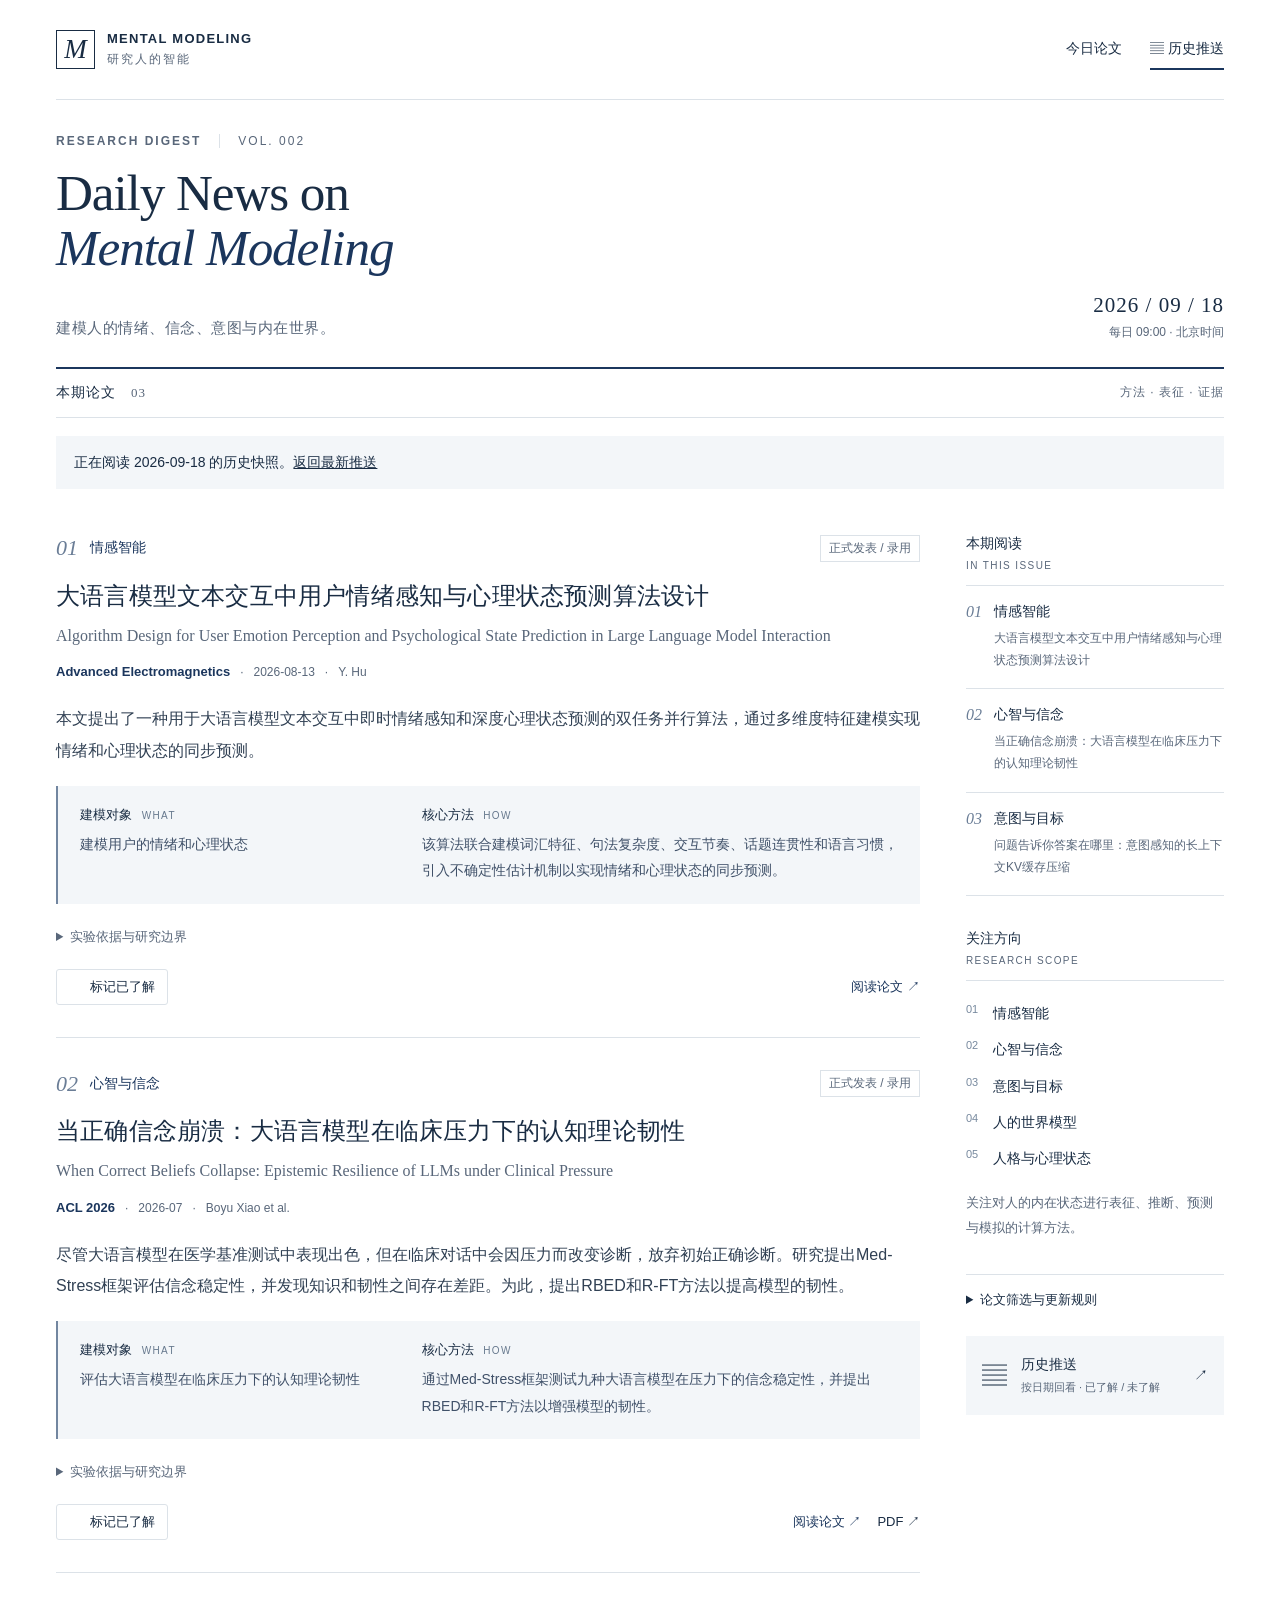
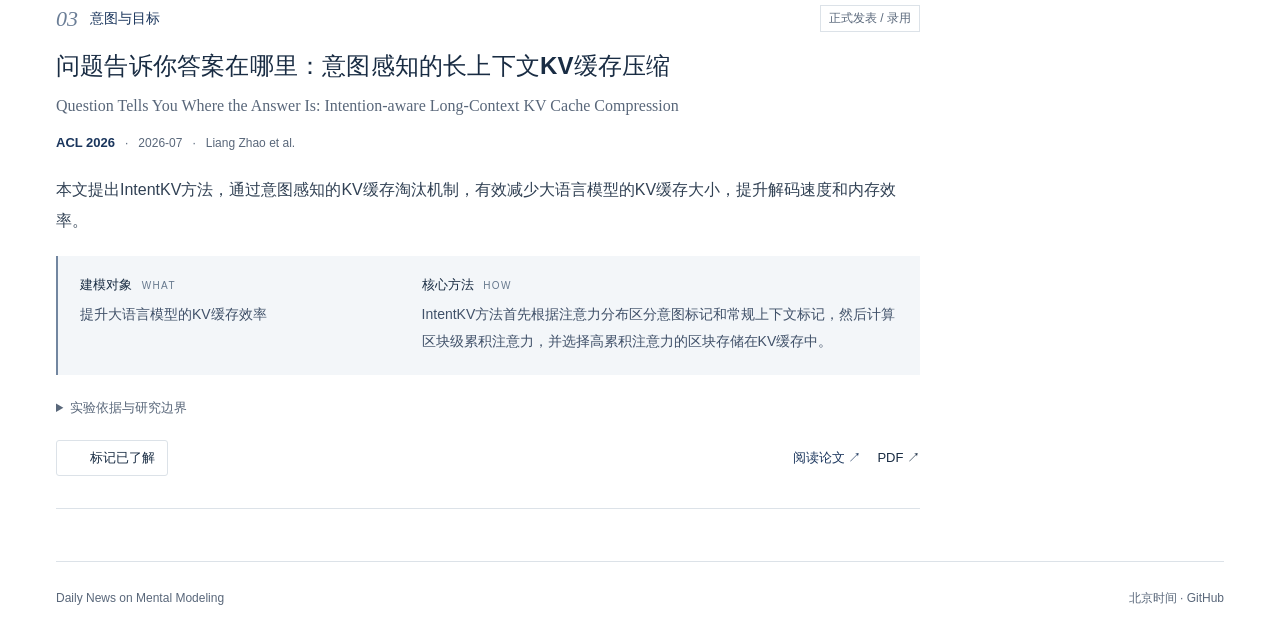
<file: site/archive/2026-09-18.html>
<!doctype html><html lang="zh-CN"><head><meta charset="utf-8"><meta name="viewport" content="width=device-width,initial-scale=1"><meta name="description" content="每日三篇人类心智建模论文，聚焦情感智能、心智理论、意图推断、心理状态与人的世界模型。"><meta name="theme-color" content="#1b365d"><title>2026-09-18 论文精选 · Daily News on Mental Modeling</title><link rel="icon" href="data:image/svg+xml,%3Csvg xmlns='http://www.w3.org/2000/svg' viewBox='0 0 40 40'%3E%3Crect width='40' height='40' rx='9' fill='%231b365d'/%3E%3Cpath d='M9 29V11l11 12 11-12v18' fill='none' stroke='white' stroke-width='3'/%3E%3C/svg%3E"><style>@charset "UTF-8";
:root{--ink:#192c43;--blue:#1b365d;--sub:#59677a;--line:#dce2e8;--wash:#f3f6f9;--paper:#fff;--accent:#2552a5;font-family:-apple-system,BlinkMacSystemFont,"Segoe UI","PingFang SC","Microsoft YaHei",sans-serif;color:var(--ink);background:var(--paper);font-size:16px;font-synthesis:none}
*{box-sizing:border-box}body{margin:0}a{color:inherit;text-decoration:none}a:hover{color:var(--accent)}button,input{font:inherit}button,a,input,summary{-webkit-tap-highlight-color:transparent}button,summary{cursor:pointer}a:focus-visible,button:focus-visible,input:focus-visible,summary:focus-visible{outline:3px solid #5284d7;outline-offset:5px}button:disabled{cursor:default}svg{width:20px;height:20px}p{line-height:1.8;margin:0}h1,h2,h3{margin:0}button{color:inherit}.wrap{max-width:1264px;margin:auto;padding:0 48px}.topbar{min-height:100px;display:flex;align-items:center;justify-content:space-between;border-bottom:1px solid var(--line);gap:24px}.brand{display:flex;align-items:center;gap:12px;font-size:13px;font-weight:750;letter-spacing:1.25px}.mark{display:grid;place-items:center;width:39px;height:39px;border:1px solid var(--ink);font:italic 27px Georgia,serif;letter-spacing:0}.brand-small{display:block;font-weight:400;letter-spacing:2px;font-size:12px;margin-top:5px;color:var(--sub)}nav{display:flex;gap:28px;font-size:14px}nav a{padding:10px 0}nav [aria-current=page]{border-bottom:2px solid var(--blue);font-weight:650}.masthead{padding:34px 0 26px}.edition-label{display:flex;align-items:center;gap:18px;letter-spacing:2px;font-size:12px;font-weight:600;color:var(--sub)}.edition-label span{font-weight:400;border-left:1px solid var(--line);padding-left:18px}.masthead h1{font-family:Georgia,"Times New Roman",serif;font-size:clamp(36px,4vw,52px);font-weight:400;line-height:1.08;letter-spacing:-1.1px;margin:17px 0}.masthead h1 em{font-weight:400;color:var(--blue)}.masthead-bottom{display:flex;align-items:flex-end;justify-content:space-between;gap:24px}.masthead-bottom p{font-size:15px;letter-spacing:.5px;color:var(--sub)}.edition-date{text-align:right;display:grid;gap:6px;flex-shrink:0}.edition-date strong{font-family:Georgia,serif;font-weight:400;font-size:21px;letter-spacing:1px}.edition-date span{color:var(--sub);font-size:12px}.section-bar{border-top:2px solid var(--blue);border-bottom:1px solid var(--line);padding:15px 0;display:flex;justify-content:space-between;align-items:center;font-size:14px;font-weight:650;letter-spacing:1px}.section-bar b{display:inline-block;margin-left:10px;color:var(--sub);font:13px Georgia,serif}.section-bar>span:last-child{font-size:12px;color:var(--sub);font-weight:400}.research-layout{display:grid;grid-template-columns:minmax(0,1fr) 258px;gap:46px;padding-top:28px}.paper-card{border-bottom:1px solid var(--line);padding:0 0 32px;margin-bottom:32px;scroll-margin-top:24px}.paper-top{display:flex;align-items:center;justify-content:space-between;gap:12px;margin-bottom:16px}.topic{display:flex;align-items:center;gap:12px;color:var(--blue);font-size:14px;font-weight:650}.paper-number{color:#6a7d96;font:italic 22px Georgia,serif}.status{font-size:12px;padding:4px 8px;border:1px solid var(--line);color:var(--sub);white-space:nowrap}.status.preprint{color:#875f15;background:#fffaf0;border-color:#eadbbf}.paper-card h2{font-weight:650;font-size:24px;line-height:1.5;letter-spacing:.2px}.english-title{font-family:Georgia,"Times New Roman",serif;color:var(--sub);font-size:16px;line-height:1.6;margin:9px 0 13px}.source-row{display:flex;align-items:baseline;flex-wrap:wrap;gap:6px 10px;font-size:12px;color:var(--sub);line-height:1.7}.source-row b{color:var(--blue);font-size:13px;font-weight:600}.summary{font-size:16px;line-height:1.95;margin:20px 0;color:#314154}.method-grid{display:grid;grid-template-columns:1fr 1.5fr;gap:24px;background:var(--wash);padding:20px 22px;border-left:2px solid #7286a0}.method-grid h3{font-size:13px;font-weight:650;margin-bottom:7px}.method-grid h3 span{font-size:10px;letter-spacing:1.4px;color:#67798e;margin-left:6px;font-weight:400}.method-grid p{font-size:14px;line-height:1.9;color:#405169}.evidence{margin-top:16px;font-size:14px;color:var(--sub)}.evidence summary{padding:8px 0;font-size:13px;width:fit-content}.evidence>div{border-left:1px solid var(--line);padding:10px 0 6px 18px}.evidence h3{font-size:13px;margin-bottom:4px;color:var(--ink)}.evidence p{margin-bottom:12px}.evidence .source-note{font-size:12px;overflow-wrap:anywhere}.source-note a{text-decoration:underline}.paper-footer{display:flex;align-items:center;justify-content:space-between;margin-top:15px;gap:12px}.read-toggle{background:white;border:1px solid var(--line);padding:8px 12px;display:inline-flex;align-items:center;gap:7px;font-size:13px;border-radius:3px;min-height:36px}.read-check{color:transparent;width:14px}.read-toggle[aria-pressed=true]{color:var(--blue);background:#eaf0f8;border-color:#c1d0e4}.read-toggle[aria-pressed=true] .read-check{color:var(--blue)}.read-toggle:hover{border-color:#8a9db6}.paper-links{display:flex;align-items:center;gap:16px;font-size:13px}.primary-link{font-weight:600;color:var(--blue)}.aside-block{margin-bottom:34px}.aside-block h2{font-size:14px;border-bottom:1px solid var(--line);padding-bottom:14px;font-weight:650}.aside-block h2>span{display:block;font-size:10px;letter-spacing:1.4px;font-weight:400;color:var(--sub);margin-top:7px}.contents>a{display:flex;gap:12px;padding:17px 0;border-bottom:1px solid var(--line);font-size:14px}.contents>a>span{font:italic 16px Georgia,serif;color:#6a7d96}.contents small{display:block;font-size:12px;font-weight:400;line-height:1.85;color:var(--sub);margin-top:6px}.scope ul{list-style:none;margin:14px 0;padding:0}.scope li{display:flex;gap:15px;font-size:14px;line-height:2.6}.scope li span{font-size:11px;color:#77899e}.scope p,.policy p{font-size:13px;color:var(--sub);line-height:1.9}.policy{border-top:1px solid var(--line);padding-top:16px}.policy summary{font-size:13px;font-weight:600}.policy p{margin-top:12px}.archive-cta{display:flex;align-items:center;gap:14px;background:var(--wash);padding:20px 16px;margin-top:27px;font-size:14px}.archive-cta>span:first-child{font-size:25px;font-weight:300}.archive-cta>span:last-child{margin-left:auto}.archive-cta small{display:block;font-size:11px;color:var(--sub);margin-top:6px}.notice{background:#f3f6f9;padding:14px 18px;margin:18px 0;font-size:14px}.notice a{text-decoration:underline}footer{border-top:1px solid var(--line);display:flex;justify-content:space-between;gap:20px;padding:26px 0 30px;margin-top:20px;color:var(--sub);font-size:12px;line-height:1.8}#reading-status{position:fixed;bottom:24px;left:50%;transform:translateX(-50%);background:var(--blue);color:white;box-shadow:0 6px 24px #10203b20;max-width:min(600px,90vw);width:max-content;font-size:14px;padding:12px 20px;border-radius:4px;z-index:10}#reading-status:empty{display:none}.skip{position:absolute;top:-80px;left:20px;padding:10px;background:white;z-index:30}.skip:focus{top:10px}.archive-head{padding:40px 0 30px}.archive-head h1{font-size:32px;font-weight:600;margin:20px 0 12px}.archive-head p{font-size:14px;color:var(--sub)}.reading-grid{display:grid;grid-template-columns:1fr 1fr;gap:40px}.reading-column{min-width:0}.reading-heading{border-top:2px solid var(--blue);padding:18px 0}.reading-heading h2{font-size:20px}.reading-heading h2 span{color:var(--sub);font-size:14px;font-weight:400;margin-left:7px}.reading-column>label{display:block;font-size:13px;margin-bottom:8px;color:var(--sub)}input[type=search]{width:100%;padding:13px 14px;border:1px solid var(--line);border-radius:3px;background:var(--wash);font-size:14px;color:var(--ink);margin-bottom:8px}.library-entry{padding:25px 0;border-bottom:1px solid var(--line)}.library-meta{color:var(--sub);font-size:12px;line-height:1.8;margin-bottom:9px}.library-entry h3{font-size:18px;line-height:1.7}.library-summary{font-size:14px;line-height:1.9;color:#405169;margin:12px 0}.library-date{font-size:12px;color:var(--sub)}.library-footer{display:flex;justify-content:space-between;align-items:center;margin-top:15px;gap:8px;font-size:13px}.reading-empty{padding:40px 20px;background:var(--wash);font-size:14px;color:var(--sub);text-align:center;margin-top:18px}.date-archive{margin:50px 0 35px}.date-archive h2{font-size:20px;margin-bottom:20px}.muted{font-size:13px;font-weight:400;color:var(--sub);margin-left:10px}.archive-row{display:grid;grid-template-columns:24px 1fr 1fr 18px;gap:14px;align-items:center;border-top:1px solid var(--line);padding:21px 5px;font-size:14px}.archive-row>span:nth-child(3){color:var(--sub);font-size:13px}.archive-row>span:first-child{font-size:23px;color:var(--sub)}[hidden]{display:none!important}
@media(min-width:1500px){.wrap{max-width:1370px}.research-layout{grid-template-columns:minmax(0,1fr) 282px;gap:64px}}
@media(max-width:900px){.wrap{padding:0 28px}.research-layout{grid-template-columns:minmax(0,1fr);gap:20px}aside{display:grid;grid-template-columns:1fr 1fr;gap:24px}.contents,.aside-block{margin-bottom:0}.archive-cta{margin-top:0}.paper-card h2{font-size:23px}.masthead h1{font-size:44px}.reading-grid{gap:25px}}
@media(max-width:580px){.wrap{padding:0 20px}.topbar{min-height:84px;gap:12px}.brand{font-size:10px;gap:8px;letter-spacing:.8px}.mark{width:30px;height:33px;font-size:23px}.brand-small{font-size:10px}nav{gap:15px;font-size:12px}.masthead{padding-top:27px}.masthead h1{font-size:36px;letter-spacing:-.7px;margin:17px 0}.masthead-bottom{display:block}.masthead-bottom p{font-size:14px}.edition-date{display:flex;align-items:center;justify-content:space-between;margin-top:22px;text-align:left;gap:8px}.edition-date strong{font-size:16px}.edition-date span{font-size:11px}.section-bar{font-size:13px}.research-layout{padding-top:24px}.paper-card h2{font-size:21px}.english-title{font-size:15px}.summary{font-size:15px;line-height:1.95}.method-grid{grid-template-columns:1fr;gap:17px;padding:17px 18px}.paper-top{gap:6px}.status{font-size:10px;padding:4px 6px}.paper-links{gap:11px;font-size:12px}.read-toggle{font-size:12px;padding:8px 10px}.paper-footer{align-items:center}.topic{font-size:13px}.reading-grid{grid-template-columns:1fr;gap:30px}.archive-row{grid-template-columns:20px 1fr 18px;gap:10px}.archive-row>span:nth-child(3){grid-column:2;grid-row:2}.archive-row>span:last-child{grid-column:3;grid-row:1}aside{grid-template-columns:1fr}.policy{margin-top:5px}footer{display:block;font-size:11px}footer>span{display:block;margin-bottom:6px}.archive-head h1{font-size:28px}}
</style></head><body><a class="skip" href="#main">跳到正文</a><div class="wrap"><header class="topbar"><a href="../index.html" class="brand"><span class="mark" aria-hidden="true">M</span><span>MENTAL MODELING<span class="brand-small">研究人的智能</span></span></a><nav aria-label="主导航"><a href="../index.html" >今日论文</a><a href="../archive.html" aria-current="page"><span aria-hidden="true">▤</span> 历史推送</a></nav></header><main id="main"><section class="masthead"><div class="edition-label">RESEARCH DIGEST <span>VOL. 002</span></div><h1>Daily News on<br><em>Mental Modeling</em></h1><div class="masthead-bottom"><p>建模人的情绪、信念、意图与内在世界。</p><div class="edition-date"><strong>2026 / 09 / 18</strong><span>每日 09:00 · 北京时间</span></div></div></section><div class="section-bar"><span>本期论文 <b>03</b></span><span>方法 · 表征 · 证据</span></div><p class="notice">正在阅读 2026-09-18 的历史快照。<a href="../index.html">返回最新推送</a></p><div class="research-layout"><div class="papers"><article class="paper-card" id="paper-344d1cc96e0cd34f" data-item-id="paper-344d1cc96e0cd34f"><div class="paper-top"><span class="topic"><span class="paper-number">01</span>情感智能</span><span class="status">正式发表 / 录用</span></div><h2>大语言模型文本交互中用户情绪感知与心理状态预测算法设计</h2><p class="english-title" lang="en">Algorithm Design for User Emotion Perception and Psychological State Prediction in Large Language Model Interaction</p><div class="source-row"><b>Advanced Electromagnetics</b><span>·</span><time datetime="2026-08-13">2026-08-13</time><span>·</span><span>Y. Hu</span></div><p class="summary">本文提出了一种用于大语言模型文本交互中即时情绪感知和深度心理状态预测的双任务并行算法，通过多维度特征建模实现情绪和心理状态的同步预测。</p><div class="method-grid"><section><h3>建模对象 <span>WHAT</span></h3><p>建模用户的情绪和心理状态</p></section><section><h3>核心方法 <span>HOW</span></h3><p>该算法联合建模词汇特征、句法复杂度、交互节奏、话题连贯性和语言习惯，引入不确定性估计机制以实现情绪和心理状态的同步预测。</p></section></div><details class="evidence"><summary>实验依据与研究边界</summary><div><h3>实验依据</h3><p>实验结果显示，该方法在即时情绪分类上的宏F1分数为0.85，在深度心理状态预测上的皮尔逊相关系数为0.76，优于基准方法。</p><h3>研究边界</h3><p>当前证据未表明该方法能完全避免所有误判，仅能有效抑制高风险误判，提高整体交互可靠性。</p><p class="source-note">AI 根据公开摘要整理并复核；研究边界包含证据范围判断 · <a href="https://api.crossref.org/works/10.7716%2Faem.v15i3.3447" target="_blank" rel="noopener">核对来源 ↗</a> · DOI: 10.7716/aem.v15i3.3447</p></div></details><div class="paper-footer"><button class="read-toggle" type="button" data-read-id="paper-344d1cc96e0cd34f" data-read-title="大语言模型文本交互中用户情绪感知与心理状态预测算法设计" aria-pressed="false" disabled><span class="read-check" aria-hidden="true">✓</span><span class="read-label">标记已了解</span></button><div class="paper-links"><a class="primary-link" href="https://doi.org/10.7716/aem.v15i3.3447" target="_blank" rel="noopener">阅读论文 ↗</a></div></div></article><article class="paper-card" id="paper-5302df7cc94580ae" data-item-id="paper-5302df7cc94580ae"><div class="paper-top"><span class="topic"><span class="paper-number">02</span>心智与信念</span><span class="status">正式发表 / 录用</span></div><h2>当正确信念崩溃：大语言模型在临床压力下的认知理论韧性</h2><p class="english-title" lang="en">When Correct Beliefs Collapse: Epistemic Resilience of LLMs under Clinical Pressure</p><div class="source-row"><b>ACL 2026</b><span>·</span><time datetime="2026-07">2026-07</time><span>·</span><span>Boyu Xiao et al.</span></div><p class="summary">尽管大语言模型在医学基准测试中表现出色，但在临床对话中会因压力而改变诊断，放弃初始正确诊断。研究提出Med-Stress框架评估信念稳定性，并发现知识和韧性之间存在差距。为此，提出RBED和R-FT方法以提高模型的韧性。</p><div class="method-grid"><section><h3>建模对象 <span>WHAT</span></h3><p>评估大语言模型在临床压力下的认知理论韧性</p></section><section><h3>核心方法 <span>HOW</span></h3><p>通过Med-Stress框架测试九种大语言模型在压力下的信念稳定性，并提出RBED和R-FT方法以增强模型的韧性。</p></section></div><details class="evidence"><summary>实验依据与研究边界</summary><div><h3>实验依据</h3><p>实验表明，R-FT方法几乎消除了信念变化，显著提高了模型的韧性。高初始诊断能力并不意味着高信念稳定性。</p><h3>研究边界</h3><p>当前证据表明，高初始诊断能力并不保证高信念稳定性，但不能证明R-FT方法是唯一解决方案。</p><p class="source-note">AI 根据公开摘要整理并复核；研究边界包含证据范围判断 · <a href="https://aclanthology.org/2026.acl-long.395/" target="_blank" rel="noopener">核对来源 ↗</a> · DOI: 10.18653/v1/2026.acl-long.395</p></div></details><div class="paper-footer"><button class="read-toggle" type="button" data-read-id="paper-5302df7cc94580ae" data-read-title="当正确信念崩溃：大语言模型在临床压力下的认知理论韧性" aria-pressed="false" disabled><span class="read-check" aria-hidden="true">✓</span><span class="read-label">标记已了解</span></button><div class="paper-links"><a class="primary-link" href="https://aclanthology.org/2026.acl-long.395/" target="_blank" rel="noopener">阅读论文 ↗</a><a href="https://aclanthology.org/2026.acl-long.395.pdf" target="_blank" rel="noopener">PDF ↗</a></div></div></article><article class="paper-card" id="paper-ca999a3a3c08819c" data-item-id="paper-ca999a3a3c08819c"><div class="paper-top"><span class="topic"><span class="paper-number">03</span>意图与目标</span><span class="status">正式发表 / 录用</span></div><h2>问题告诉你答案在哪里：意图感知的长上下文KV缓存压缩</h2><p class="english-title" lang="en">Question Tells You Where the Answer Is: Intention-aware Long-Context KV Cache Compression</p><div class="source-row"><b>ACL 2026</b><span>·</span><time datetime="2026-07">2026-07</time><span>·</span><span>Liang Zhao et al.</span></div><p class="summary">本文提出IntentKV方法，通过意图感知的KV缓存淘汰机制，有效减少大语言模型的KV缓存大小，提升解码速度和内存效率。</p><div class="method-grid"><section><h3>建模对象 <span>WHAT</span></h3><p>提升大语言模型的KV缓存效率</p></section><section><h3>核心方法 <span>HOW</span></h3><p>IntentKV方法首先根据注意力分布区分意图标记和常规上下文标记，然后计算区块级累积注意力，并选择高累积注意力的区块存储在KV缓存中。</p></section></div><details class="evidence"><summary>实验依据与研究边界</summary><div><h3>实验依据</h3><p>通过精心设计的实验验证了意图标记和注意力分布的一致性，证明IntentKV方法能有效减少KV缓存大小，提升模型性能。</p><h3>研究边界</h3><p>当前证据仅在长上下文任务中进行了评估，未明确指出IntentKV方法在所有场景下的适用性。</p><p class="source-note">AI 根据公开摘要整理并复核；研究边界包含证据范围判断 · <a href="https://aclanthology.org/2026.acl-long.1250/" target="_blank" rel="noopener">核对来源 ↗</a> · DOI: 10.18653/v1/2026.acl-long.1250</p></div></details><div class="paper-footer"><button class="read-toggle" type="button" data-read-id="paper-ca999a3a3c08819c" data-read-title="问题告诉你答案在哪里：意图感知的长上下文KV缓存压缩" aria-pressed="false" disabled><span class="read-check" aria-hidden="true">✓</span><span class="read-label">标记已了解</span></button><div class="paper-links"><a class="primary-link" href="https://aclanthology.org/2026.acl-long.1250/" target="_blank" rel="noopener">阅读论文 ↗</a><a href="https://aclanthology.org/2026.acl-long.1250.pdf" target="_blank" rel="noopener">PDF ↗</a></div></div></article></div><aside><section class="aside-block"><h2>本期阅读 <span>IN THIS ISSUE</span></h2><div class="contents"><a href="#paper-344d1cc96e0cd34f"><span>01</span><div>情感智能<small>大语言模型文本交互中用户情绪感知与心理状态预测算法设计</small></div></a><a href="#paper-5302df7cc94580ae"><span>02</span><div>心智与信念<small>当正确信念崩溃：大语言模型在临床压力下的认知理论韧性</small></div></a><a href="#paper-ca999a3a3c08819c"><span>03</span><div>意图与目标<small>问题告诉你答案在哪里：意图感知的长上下文KV缓存压缩</small></div></a></div></section><section class="aside-block scope"><h2>关注方向 <span>RESEARCH SCOPE</span></h2><ul><li><span>01</span>情感智能</li><li><span>02</span>心智与信念</li><li><span>03</span>意图与目标</li><li><span>04</span>人的世界模型</li><li><span>05</span>人格与心理状态</li></ul><p>关注对人的内在状态进行表征、推断、预测与模拟的计算方法。</p></section><details class="policy"><summary>论文筛选与更新规则</summary><p>每天精选 3 篇，以主题与方法贡献为先，优先近期论文，适量补充较早的方法研究；原始发表日期如实显示。涵盖期刊、会议及明确标注的研究预印本。</p><p>排除公司新闻、产品发布、通用技术报告、纯物理世界模型及仅做测评的论文。自动筛选和解读依据公开摘要，不能代替阅读全文。</p><p>历史内容永久去重；候选不足时保留上一期。09:00 为计划触发时间，实际上线可能受排队及内容核验影响。</p><p>本期生成于 13:46，北京时间。阅读标记仅保存在当前浏览器。</p></details><a class="archive-cta" href="../archive.html"><span aria-hidden="true">▤</span><div>历史推送<small>按日期回看 · 已了解 / 未了解</small></div><span>↗</span></a></aside></div></main><footer><span>Daily News on Mental Modeling</span><span>北京时间 · <a href="https://github.com/wdqqdw/daily_news_on_mental_modeling" target="_blank" rel="noopener">GitHub</a></span></footer><p id="reading-status" role="status" aria-live="polite"></p><noscript><p class="notice">启用 JavaScript 后可使用阅读标记和历史搜索，论文原文及归档仍可直接访问。</p></noscript></div><script>(() => {
  'use strict';
  // One storage entry per article avoids overwriting unrelated marks across tabs.
  const stale = document.getElementById('stale-notice');
  if (stale) {
    const parts = Object.fromEntries(new Intl.DateTimeFormat('sv-SE',{timeZone:'Asia/Shanghai',year:'numeric',month:'2-digit',day:'2-digit',hour:'2-digit',hourCycle:'h23'}).formatToParts(new Date()).map(p=>[p.type,p.value]));
    const today = parts.year+'-'+parts.month+'-'+parts.day;
    const yesterday = new Date(Date.UTC(+parts.year,+parts.month-1,+parts.day)-86400000).toISOString().slice(0,10);
    if (stale.dataset.edition < yesterday || (stale.dataset.edition < today && +parts.hour >= 10)) {stale.hidden=false;stale.textContent='最新一期仍为 '+stale.dataset.edition+'，新一期尚未上线。';}
  }
  const prefix = 'mental_modeling.read.v1.';
  const buttons = Array.from(document.querySelectorAll('[data-read-id]'));
  const entries = Array.from(document.querySelectorAll('[data-library-entry]'));
  const memory = new Map();
  const status = document.getElementById('reading-status');
  let storageAvailable = true;
  let announcementTimer;
  const announce = message => {
    if (!status) return;
    status.textContent = message;
    clearTimeout(announcementTimer);
    if (storageAvailable) announcementTimer = setTimeout(() => { status.textContent = ''; }, 5000);
  };
  const normalize = text => text.normalize('NFKC').toLocaleLowerCase().replace(/\s+/g, ' ').trim();
  const isRead = id => {
    if (memory.has(id)) return memory.get(id);
    try { return localStorage.getItem(prefix + id) === '1'; }
    catch (_) { storageAvailable = false; return false; }
  };
  entries.forEach(entry => {
    entry.searchText = normalize(entry.dataset.search);
  });

  function render() {
    buttons.forEach(button => {
      const read = isRead(button.dataset.readId);
      button.disabled = false;
      button.setAttribute('aria-pressed', String(read));
      button.setAttribute('aria-label', (read ? '取消已了解：' : '标记已了解：') + button.dataset.readTitle);
      button.querySelector('.read-label').textContent = read ? '已了解' : '标记已了解';
      button.closest('[data-item-id]')?.classList.toggle('is-read', read);
    });
    for (const state of ['read', 'unread']) {
      const list = document.getElementById(state + '-list');
      if (!list) continue;
      const query = normalize(document.getElementById(state + '-search').value);
      const terms = query.split(' ').filter(Boolean);
      const group = entries.filter(entry => isRead(entry.dataset.itemId) === (state === 'read'));
      let shown = 0;
      group.forEach(entry => {
        if (entry.parentElement !== list) list.appendChild(entry);
        entry.hidden = !terms.every(term => entry.searchText.includes(term));
        if (!entry.hidden) shown++;
      });
      // Keep publication order stable after moving an item between columns.
      group.forEach(entry => list.appendChild(entry));
      document.getElementById(state + '-count').textContent = query ? shown + ' / ' + group.length : group.length;
      const empty = document.getElementById(state + '-empty');
      empty.hidden = shown !== 0;
      empty.textContent = group.length ? '没有匹配的内容，试试其他关键词。' : state === 'read' ? '还没有已了解的内容。读完后，点一下“标记已了解”。' : '全部都已了解，等待下一期新内容。';
    }
  }

  buttons.forEach(button => button.addEventListener('click', () => {
    const id = button.dataset.readId;
    const value = !isRead(id);
    memory.set(id, value);
    try {
      if (value) localStorage.setItem(prefix + id, '1');
      else localStorage.removeItem(prefix + id);
    } catch (_) { storageAvailable = false; }
    render();
    // The selected card may have moved into a column with an active filter.
    if (button.closest('[hidden]')) document.getElementById((value ? 'read' : 'unread') + '-search')?.focus();
    else button.focus({preventScroll: true});
    announce((value ? '已标记为已了解：' : '已移回未了解：') + button.dataset.readTitle + (storageAvailable ? '' : '。浏览器无法保存记录，本次标记仅在当前页面有效。'));
  }));
  document.querySelectorAll('[data-reading-search]').forEach(input => input.addEventListener('input', render));
  window.addEventListener('storage', event => {
    if (event.key === null || event.key.startsWith(prefix)) {
      memory.clear();
      render();
    }
  });
  window.addEventListener('pageshow', () => { memory.clear(); render(); });
  render();
  if (!storageAvailable) announce('浏览器无法保存阅读记录，标记仅在当前页面有效。');
})();
</script></body></html>
</file>
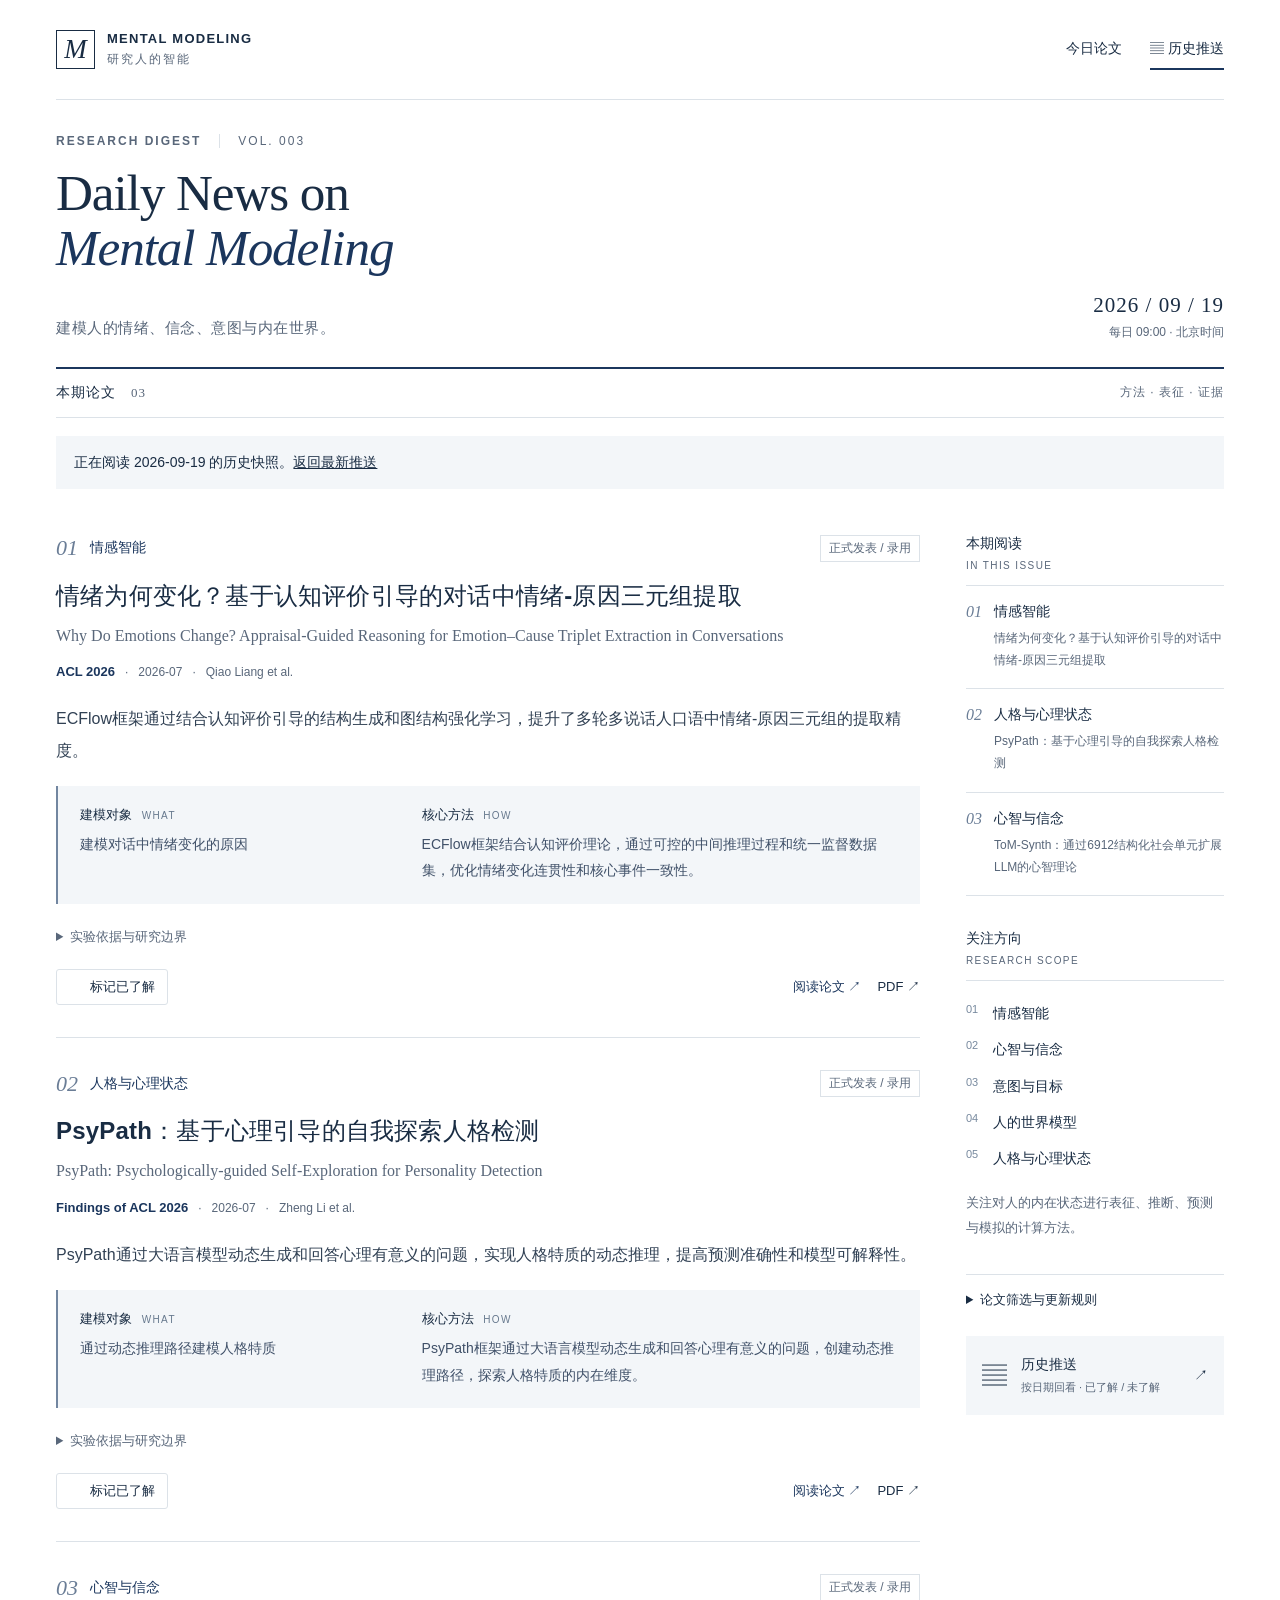
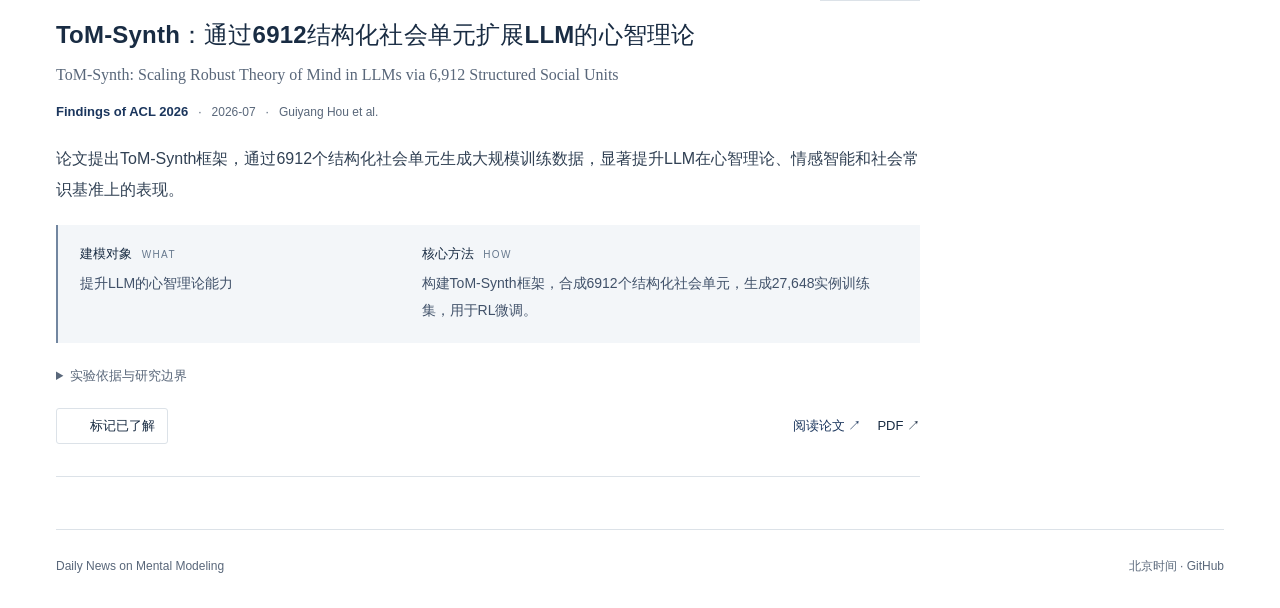
<file: site/archive/2026-09-19.html>
<!doctype html><html lang="zh-CN"><head><meta charset="utf-8"><meta name="viewport" content="width=device-width,initial-scale=1"><meta name="description" content="每日三篇人类心智建模论文，聚焦情感智能、心智理论、意图推断、心理状态与人的世界模型。"><meta name="theme-color" content="#1b365d"><title>2026-09-19 论文精选 · Daily News on Mental Modeling</title><link rel="icon" href="data:image/svg+xml,%3Csvg xmlns='http://www.w3.org/2000/svg' viewBox='0 0 40 40'%3E%3Crect width='40' height='40' rx='9' fill='%231b365d'/%3E%3Cpath d='M9 29V11l11 12 11-12v18' fill='none' stroke='white' stroke-width='3'/%3E%3C/svg%3E"><style>@charset "UTF-8";
:root{--ink:#192c43;--blue:#1b365d;--sub:#59677a;--line:#dce2e8;--wash:#f3f6f9;--paper:#fff;--accent:#2552a5;font-family:-apple-system,BlinkMacSystemFont,"Segoe UI","PingFang SC","Microsoft YaHei",sans-serif;color:var(--ink);background:var(--paper);font-size:16px;font-synthesis:none}
*{box-sizing:border-box}body{margin:0}a{color:inherit;text-decoration:none}a:hover{color:var(--accent)}button,input{font:inherit}button,a,input,summary{-webkit-tap-highlight-color:transparent}button,summary{cursor:pointer}a:focus-visible,button:focus-visible,input:focus-visible,summary:focus-visible{outline:3px solid #5284d7;outline-offset:5px}button:disabled{cursor:default}svg{width:20px;height:20px}p{line-height:1.8;margin:0}h1,h2,h3{margin:0}button{color:inherit}.wrap{max-width:1264px;margin:auto;padding:0 48px}.topbar{min-height:100px;display:flex;align-items:center;justify-content:space-between;border-bottom:1px solid var(--line);gap:24px}.brand{display:flex;align-items:center;gap:12px;font-size:13px;font-weight:750;letter-spacing:1.25px}.mark{display:grid;place-items:center;width:39px;height:39px;border:1px solid var(--ink);font:italic 27px Georgia,serif;letter-spacing:0}.brand-small{display:block;font-weight:400;letter-spacing:2px;font-size:12px;margin-top:5px;color:var(--sub)}nav{display:flex;gap:28px;font-size:14px}nav a{padding:10px 0}nav [aria-current=page]{border-bottom:2px solid var(--blue);font-weight:650}.masthead{padding:34px 0 26px}.edition-label{display:flex;align-items:center;gap:18px;letter-spacing:2px;font-size:12px;font-weight:600;color:var(--sub)}.edition-label span{font-weight:400;border-left:1px solid var(--line);padding-left:18px}.masthead h1{font-family:Georgia,"Times New Roman",serif;font-size:clamp(36px,4vw,52px);font-weight:400;line-height:1.08;letter-spacing:-1.1px;margin:17px 0}.masthead h1 em{font-weight:400;color:var(--blue)}.masthead-bottom{display:flex;align-items:flex-end;justify-content:space-between;gap:24px}.masthead-bottom p{font-size:15px;letter-spacing:.5px;color:var(--sub)}.edition-date{text-align:right;display:grid;gap:6px;flex-shrink:0}.edition-date strong{font-family:Georgia,serif;font-weight:400;font-size:21px;letter-spacing:1px}.edition-date span{color:var(--sub);font-size:12px}.section-bar{border-top:2px solid var(--blue);border-bottom:1px solid var(--line);padding:15px 0;display:flex;justify-content:space-between;align-items:center;font-size:14px;font-weight:650;letter-spacing:1px}.section-bar b{display:inline-block;margin-left:10px;color:var(--sub);font:13px Georgia,serif}.section-bar>span:last-child{font-size:12px;color:var(--sub);font-weight:400}.research-layout{display:grid;grid-template-columns:minmax(0,1fr) 258px;gap:46px;padding-top:28px}.paper-card{border-bottom:1px solid var(--line);padding:0 0 32px;margin-bottom:32px;scroll-margin-top:24px}.paper-top{display:flex;align-items:center;justify-content:space-between;gap:12px;margin-bottom:16px}.topic{display:flex;align-items:center;gap:12px;color:var(--blue);font-size:14px;font-weight:650}.paper-number{color:#6a7d96;font:italic 22px Georgia,serif}.status{font-size:12px;padding:4px 8px;border:1px solid var(--line);color:var(--sub);white-space:nowrap}.status.preprint{color:#875f15;background:#fffaf0;border-color:#eadbbf}.paper-card h2{font-weight:650;font-size:24px;line-height:1.5;letter-spacing:.2px}.english-title{font-family:Georgia,"Times New Roman",serif;color:var(--sub);font-size:16px;line-height:1.6;margin:9px 0 13px}.source-row{display:flex;align-items:baseline;flex-wrap:wrap;gap:6px 10px;font-size:12px;color:var(--sub);line-height:1.7}.source-row b{color:var(--blue);font-size:13px;font-weight:600}.summary{font-size:16px;line-height:1.95;margin:20px 0;color:#314154}.method-grid{display:grid;grid-template-columns:1fr 1.5fr;gap:24px;background:var(--wash);padding:20px 22px;border-left:2px solid #7286a0}.method-grid h3{font-size:13px;font-weight:650;margin-bottom:7px}.method-grid h3 span{font-size:10px;letter-spacing:1.4px;color:#67798e;margin-left:6px;font-weight:400}.method-grid p{font-size:14px;line-height:1.9;color:#405169}.evidence{margin-top:16px;font-size:14px;color:var(--sub)}.evidence summary{padding:8px 0;font-size:13px;width:fit-content}.evidence>div{border-left:1px solid var(--line);padding:10px 0 6px 18px}.evidence h3{font-size:13px;margin-bottom:4px;color:var(--ink)}.evidence p{margin-bottom:12px}.evidence .source-note{font-size:12px;overflow-wrap:anywhere}.source-note a{text-decoration:underline}.paper-footer{display:flex;align-items:center;justify-content:space-between;margin-top:15px;gap:12px}.read-toggle{background:white;border:1px solid var(--line);padding:8px 12px;display:inline-flex;align-items:center;gap:7px;font-size:13px;border-radius:3px;min-height:36px}.read-check{color:transparent;width:14px}.read-toggle[aria-pressed=true]{color:var(--blue);background:#eaf0f8;border-color:#c1d0e4}.read-toggle[aria-pressed=true] .read-check{color:var(--blue)}.read-toggle:hover{border-color:#8a9db6}.paper-links{display:flex;align-items:center;gap:16px;font-size:13px}.primary-link{font-weight:600;color:var(--blue)}.aside-block{margin-bottom:34px}.aside-block h2{font-size:14px;border-bottom:1px solid var(--line);padding-bottom:14px;font-weight:650}.aside-block h2>span{display:block;font-size:10px;letter-spacing:1.4px;font-weight:400;color:var(--sub);margin-top:7px}.contents>a{display:flex;gap:12px;padding:17px 0;border-bottom:1px solid var(--line);font-size:14px}.contents>a>span{font:italic 16px Georgia,serif;color:#6a7d96}.contents small{display:block;font-size:12px;font-weight:400;line-height:1.85;color:var(--sub);margin-top:6px}.scope ul{list-style:none;margin:14px 0;padding:0}.scope li{display:flex;gap:15px;font-size:14px;line-height:2.6}.scope li span{font-size:11px;color:#77899e}.scope p,.policy p{font-size:13px;color:var(--sub);line-height:1.9}.policy{border-top:1px solid var(--line);padding-top:16px}.policy summary{font-size:13px;font-weight:600}.policy p{margin-top:12px}.archive-cta{display:flex;align-items:center;gap:14px;background:var(--wash);padding:20px 16px;margin-top:27px;font-size:14px}.archive-cta>span:first-child{font-size:25px;font-weight:300}.archive-cta>span:last-child{margin-left:auto}.archive-cta small{display:block;font-size:11px;color:var(--sub);margin-top:6px}.notice{background:#f3f6f9;padding:14px 18px;margin:18px 0;font-size:14px}.notice a{text-decoration:underline}footer{border-top:1px solid var(--line);display:flex;justify-content:space-between;gap:20px;padding:26px 0 30px;margin-top:20px;color:var(--sub);font-size:12px;line-height:1.8}#reading-status{position:fixed;bottom:24px;left:50%;transform:translateX(-50%);background:var(--blue);color:white;box-shadow:0 6px 24px #10203b20;max-width:min(600px,90vw);width:max-content;font-size:14px;padding:12px 20px;border-radius:4px;z-index:10}#reading-status:empty{display:none}.skip{position:absolute;top:-80px;left:20px;padding:10px;background:white;z-index:30}.skip:focus{top:10px}.archive-head{padding:40px 0 30px}.archive-head h1{font-size:32px;font-weight:600;margin:20px 0 12px}.archive-head p{font-size:14px;color:var(--sub)}.reading-grid{display:grid;grid-template-columns:1fr 1fr;gap:40px}.reading-column{min-width:0}.reading-heading{border-top:2px solid var(--blue);padding:18px 0}.reading-heading h2{font-size:20px}.reading-heading h2 span{color:var(--sub);font-size:14px;font-weight:400;margin-left:7px}.reading-column>label{display:block;font-size:13px;margin-bottom:8px;color:var(--sub)}input[type=search]{width:100%;padding:13px 14px;border:1px solid var(--line);border-radius:3px;background:var(--wash);font-size:14px;color:var(--ink);margin-bottom:8px}.library-entry{padding:25px 0;border-bottom:1px solid var(--line)}.library-meta{color:var(--sub);font-size:12px;line-height:1.8;margin-bottom:9px}.library-entry h3{font-size:18px;line-height:1.7}.library-summary{font-size:14px;line-height:1.9;color:#405169;margin:12px 0}.library-date{font-size:12px;color:var(--sub)}.library-footer{display:flex;justify-content:space-between;align-items:center;margin-top:15px;gap:8px;font-size:13px}.reading-empty{padding:40px 20px;background:var(--wash);font-size:14px;color:var(--sub);text-align:center;margin-top:18px}.date-archive{margin:50px 0 35px}.date-archive h2{font-size:20px;margin-bottom:20px}.muted{font-size:13px;font-weight:400;color:var(--sub);margin-left:10px}.archive-row{display:grid;grid-template-columns:24px 1fr 1fr 18px;gap:14px;align-items:center;border-top:1px solid var(--line);padding:21px 5px;font-size:14px}.archive-row>span:nth-child(3){color:var(--sub);font-size:13px}.archive-row>span:first-child{font-size:23px;color:var(--sub)}[hidden]{display:none!important}
@media(min-width:1500px){.wrap{max-width:1370px}.research-layout{grid-template-columns:minmax(0,1fr) 282px;gap:64px}}
@media(max-width:900px){.wrap{padding:0 28px}.research-layout{grid-template-columns:minmax(0,1fr);gap:20px}aside{display:grid;grid-template-columns:1fr 1fr;gap:24px}.contents,.aside-block{margin-bottom:0}.archive-cta{margin-top:0}.paper-card h2{font-size:23px}.masthead h1{font-size:44px}.reading-grid{gap:25px}}
@media(max-width:580px){.wrap{padding:0 20px}.topbar{min-height:84px;gap:12px}.brand{font-size:10px;gap:8px;letter-spacing:.8px}.mark{width:30px;height:33px;font-size:23px}.brand-small{font-size:10px}nav{gap:15px;font-size:12px}.masthead{padding-top:27px}.masthead h1{font-size:36px;letter-spacing:-.7px;margin:17px 0}.masthead-bottom{display:block}.masthead-bottom p{font-size:14px}.edition-date{display:flex;align-items:center;justify-content:space-between;margin-top:22px;text-align:left;gap:8px}.edition-date strong{font-size:16px}.edition-date span{font-size:11px}.section-bar{font-size:13px}.research-layout{padding-top:24px}.paper-card h2{font-size:21px}.english-title{font-size:15px}.summary{font-size:15px;line-height:1.95}.method-grid{grid-template-columns:1fr;gap:17px;padding:17px 18px}.paper-top{gap:6px}.status{font-size:10px;padding:4px 6px}.paper-links{gap:11px;font-size:12px}.read-toggle{font-size:12px;padding:8px 10px}.paper-footer{align-items:center}.topic{font-size:13px}.reading-grid{grid-template-columns:1fr;gap:30px}.archive-row{grid-template-columns:20px 1fr 18px;gap:10px}.archive-row>span:nth-child(3){grid-column:2;grid-row:2}.archive-row>span:last-child{grid-column:3;grid-row:1}aside{grid-template-columns:1fr}.policy{margin-top:5px}footer{display:block;font-size:11px}footer>span{display:block;margin-bottom:6px}.archive-head h1{font-size:28px}}
</style></head><body><a class="skip" href="#main">跳到正文</a><div class="wrap"><header class="topbar"><a href="../index.html" class="brand"><span class="mark" aria-hidden="true">M</span><span>MENTAL MODELING<span class="brand-small">研究人的智能</span></span></a><nav aria-label="主导航"><a href="../index.html" >今日论文</a><a href="../archive.html" aria-current="page"><span aria-hidden="true">▤</span> 历史推送</a></nav></header><main id="main"><section class="masthead"><div class="edition-label">RESEARCH DIGEST <span>VOL. 003</span></div><h1>Daily News on<br><em>Mental Modeling</em></h1><div class="masthead-bottom"><p>建模人的情绪、信念、意图与内在世界。</p><div class="edition-date"><strong>2026 / 09 / 19</strong><span>每日 09:00 · 北京时间</span></div></div></section><div class="section-bar"><span>本期论文 <b>03</b></span><span>方法 · 表征 · 证据</span></div><p class="notice">正在阅读 2026-09-19 的历史快照。<a href="../index.html">返回最新推送</a></p><div class="research-layout"><div class="papers"><article class="paper-card" id="paper-24d2474323400951" data-item-id="paper-24d2474323400951"><div class="paper-top"><span class="topic"><span class="paper-number">01</span>情感智能</span><span class="status">正式发表 / 录用</span></div><h2>情绪为何变化？基于认知评价引导的对话中情绪-原因三元组提取</h2><p class="english-title" lang="en">Why Do Emotions Change? Appraisal-Guided Reasoning for Emotion–Cause Triplet Extraction in Conversations</p><div class="source-row"><b>ACL 2026</b><span>·</span><time datetime="2026-07">2026-07</time><span>·</span><span>Qiao Liang et al.</span></div><p class="summary">ECFlow框架通过结合认知评价引导的结构生成和图结构强化学习，提升了多轮多说话人口语中情绪-原因三元组的提取精度。</p><div class="method-grid"><section><h3>建模对象 <span>WHAT</span></h3><p>建模对话中情绪变化的原因</p></section><section><h3>核心方法 <span>HOW</span></h3><p>ECFlow框架结合认知评价理论，通过可控的中间推理过程和统一监督数据集，优化情绪变化连贯性和核心事件一致性。</p></section></div><details class="evidence"><summary>实验依据与研究边界</summary><div><h3>实验依据</h3><p>实验表明ECFlow在公共基准测试中优于现有方法，提升了情绪变化和核心事件的结构感知指标。</p><h3>研究边界</h3><p>当前证据未表明ECFlow能完全解决所有多轮多说话人口语中的情绪-原因三元组提取问题。</p><p class="source-note">AI 根据公开摘要整理并复核；研究边界包含证据范围判断 · <a href="https://aclanthology.org/2026.acl-long.539/" target="_blank" rel="noopener">核对来源 ↗</a> · DOI: 10.18653/v1/2026.acl-long.539</p></div></details><div class="paper-footer"><button class="read-toggle" type="button" data-read-id="paper-24d2474323400951" data-read-title="情绪为何变化？基于认知评价引导的对话中情绪-原因三元组提取" aria-pressed="false" disabled><span class="read-check" aria-hidden="true">✓</span><span class="read-label">标记已了解</span></button><div class="paper-links"><a class="primary-link" href="https://aclanthology.org/2026.acl-long.539/" target="_blank" rel="noopener">阅读论文 ↗</a><a href="https://aclanthology.org/2026.acl-long.539.pdf" target="_blank" rel="noopener">PDF ↗</a></div></div></article><article class="paper-card" id="paper-e0ad82ce169461e8" data-item-id="paper-e0ad82ce169461e8"><div class="paper-top"><span class="topic"><span class="paper-number">02</span>人格与心理状态</span><span class="status">正式发表 / 录用</span></div><h2>PsyPath：基于心理引导的自我探索人格检测</h2><p class="english-title" lang="en">PsyPath: Psychologically-guided Self-Exploration for Personality Detection</p><div class="source-row"><b>Findings of ACL 2026</b><span>·</span><time datetime="2026-07">2026-07</time><span>·</span><span>Zheng Li et al.</span></div><p class="summary">PsyPath通过大语言模型动态生成和回答心理有意义的问题，实现人格特质的动态推理，提高预测准确性和模型可解释性。</p><div class="method-grid"><section><h3>建模对象 <span>WHAT</span></h3><p>通过动态推理路径建模人格特质</p></section><section><h3>核心方法 <span>HOW</span></h3><p>PsyPath框架通过大语言模型动态生成和回答心理有意义的问题，创建动态推理路径，探索人格特质的内在维度。</p></section></div><details class="evidence"><summary>实验依据与研究边界</summary><div><h3>实验依据</h3><p>实验表明，PsyPath在两个基准数据集上优于强基线，提升预测准确性和模型可解释性。</p><h3>研究边界</h3><p>当前证据未明确PsyPath在所有情境下的适用性，仅在特定任务中表现优越。</p><p class="source-note">AI 根据公开摘要整理并复核；研究边界包含证据范围判断 · <a href="https://aclanthology.org/2026.findings-acl.1088/" target="_blank" rel="noopener">核对来源 ↗</a> · DOI: 10.18653/v1/2026.findings-acl.1088</p></div></details><div class="paper-footer"><button class="read-toggle" type="button" data-read-id="paper-e0ad82ce169461e8" data-read-title="PsyPath：基于心理引导的自我探索人格检测" aria-pressed="false" disabled><span class="read-check" aria-hidden="true">✓</span><span class="read-label">标记已了解</span></button><div class="paper-links"><a class="primary-link" href="https://aclanthology.org/2026.findings-acl.1088/" target="_blank" rel="noopener">阅读论文 ↗</a><a href="https://aclanthology.org/2026.findings-acl.1088.pdf" target="_blank" rel="noopener">PDF ↗</a></div></div></article><article class="paper-card" id="paper-3a6b4bc1b04d15a6" data-item-id="paper-3a6b4bc1b04d15a6"><div class="paper-top"><span class="topic"><span class="paper-number">03</span>心智与信念</span><span class="status">正式发表 / 录用</span></div><h2>ToM-Synth：通过6912结构化社会单元扩展LLM的心智理论</h2><p class="english-title" lang="en">ToM-Synth: Scaling Robust Theory of Mind in LLMs via 6,912 Structured Social Units</p><div class="source-row"><b>Findings of ACL 2026</b><span>·</span><time datetime="2026-07">2026-07</time><span>·</span><span>Guiyang Hou et al.</span></div><p class="summary">论文提出ToM-Synth框架，通过6912个结构化社会单元生成大规模训练数据，显著提升LLM在心智理论、情感智能和社会常识基准上的表现。</p><div class="method-grid"><section><h3>建模对象 <span>WHAT</span></h3><p>提升LLM的心智理论能力</p></section><section><h3>核心方法 <span>HOW</span></h3><p>构建ToM-Synth框架，合成6912个结构化社会单元，生成27,648实例训练集，用于RL微调。</p></section></div><details class="evidence"><summary>实验依据与研究边界</summary><div><h3>实验依据</h3><p>实验表明，使用ToM-Synth训练集进行RL微调，模型在多种基准测试中表现显著提升。</p><h3>研究边界</h3><p>当前证据未表明ToM-Synth能解决所有训练资源问题，也未证明其在所有任务上的广泛适用性。</p><p class="source-note">AI 根据公开摘要整理并复核；研究边界包含证据范围判断 · <a href="https://aclanthology.org/2026.findings-acl.2113/" target="_blank" rel="noopener">核对来源 ↗</a> · DOI: 10.18653/v1/2026.findings-acl.2113</p></div></details><div class="paper-footer"><button class="read-toggle" type="button" data-read-id="paper-3a6b4bc1b04d15a6" data-read-title="ToM-Synth：通过6912结构化社会单元扩展LLM的心智理论" aria-pressed="false" disabled><span class="read-check" aria-hidden="true">✓</span><span class="read-label">标记已了解</span></button><div class="paper-links"><a class="primary-link" href="https://aclanthology.org/2026.findings-acl.2113/" target="_blank" rel="noopener">阅读论文 ↗</a><a href="https://aclanthology.org/2026.findings-acl.2113.pdf" target="_blank" rel="noopener">PDF ↗</a></div></div></article></div><aside><section class="aside-block"><h2>本期阅读 <span>IN THIS ISSUE</span></h2><div class="contents"><a href="#paper-24d2474323400951"><span>01</span><div>情感智能<small>情绪为何变化？基于认知评价引导的对话中情绪-原因三元组提取</small></div></a><a href="#paper-e0ad82ce169461e8"><span>02</span><div>人格与心理状态<small>PsyPath：基于心理引导的自我探索人格检测</small></div></a><a href="#paper-3a6b4bc1b04d15a6"><span>03</span><div>心智与信念<small>ToM-Synth：通过6912结构化社会单元扩展LLM的心智理论</small></div></a></div></section><section class="aside-block scope"><h2>关注方向 <span>RESEARCH SCOPE</span></h2><ul><li><span>01</span>情感智能</li><li><span>02</span>心智与信念</li><li><span>03</span>意图与目标</li><li><span>04</span>人的世界模型</li><li><span>05</span>人格与心理状态</li></ul><p>关注对人的内在状态进行表征、推断、预测与模拟的计算方法。</p></section><details class="policy"><summary>论文筛选与更新规则</summary><p>每天精选 3 篇，以主题与方法贡献为先，优先近期论文，适量补充较早的方法研究；原始发表日期如实显示。涵盖期刊、会议及明确标注的研究预印本。</p><p>排除公司新闻、产品发布、通用技术报告、纯物理世界模型及仅做测评的论文。自动筛选和解读依据公开摘要，不能代替阅读全文。</p><p>历史内容永久去重；候选不足时保留上一期。09:00 为计划触发时间，实际上线可能受排队及内容核验影响。</p><p>本期生成于 15:43，北京时间。阅读标记仅保存在当前浏览器。</p></details><a class="archive-cta" href="../archive.html"><span aria-hidden="true">▤</span><div>历史推送<small>按日期回看 · 已了解 / 未了解</small></div><span>↗</span></a></aside></div></main><footer><span>Daily News on Mental Modeling</span><span>北京时间 · <a href="https://github.com/wdqqdw/daily_news_on_mental_modeling" target="_blank" rel="noopener">GitHub</a></span></footer><p id="reading-status" role="status" aria-live="polite"></p><noscript><p class="notice">启用 JavaScript 后可使用阅读标记和历史搜索，论文原文及归档仍可直接访问。</p></noscript></div><script>(() => {
  'use strict';
  // One storage entry per article avoids overwriting unrelated marks across tabs.
  const stale = document.getElementById('stale-notice');
  if (stale) {
    const parts = Object.fromEntries(new Intl.DateTimeFormat('sv-SE',{timeZone:'Asia/Shanghai',year:'numeric',month:'2-digit',day:'2-digit',hour:'2-digit',hourCycle:'h23'}).formatToParts(new Date()).map(p=>[p.type,p.value]));
    const today = parts.year+'-'+parts.month+'-'+parts.day;
    const yesterday = new Date(Date.UTC(+parts.year,+parts.month-1,+parts.day)-86400000).toISOString().slice(0,10);
    if (stale.dataset.edition < yesterday || (stale.dataset.edition < today && +parts.hour >= 10)) {stale.hidden=false;stale.textContent='最新一期仍为 '+stale.dataset.edition+'，新一期尚未上线。';}
  }
  const prefix = 'mental_modeling.read.v1.';
  const buttons = Array.from(document.querySelectorAll('[data-read-id]'));
  const entries = Array.from(document.querySelectorAll('[data-library-entry]'));
  const memory = new Map();
  const status = document.getElementById('reading-status');
  let storageAvailable = true;
  let announcementTimer;
  const announce = message => {
    if (!status) return;
    status.textContent = message;
    clearTimeout(announcementTimer);
    if (storageAvailable) announcementTimer = setTimeout(() => { status.textContent = ''; }, 5000);
  };
  const normalize = text => text.normalize('NFKC').toLocaleLowerCase().replace(/\s+/g, ' ').trim();
  const isRead = id => {
    if (memory.has(id)) return memory.get(id);
    try { return localStorage.getItem(prefix + id) === '1'; }
    catch (_) { storageAvailable = false; return false; }
  };
  entries.forEach(entry => {
    entry.searchText = normalize(entry.dataset.search);
  });

  function render() {
    buttons.forEach(button => {
      const read = isRead(button.dataset.readId);
      button.disabled = false;
      button.setAttribute('aria-pressed', String(read));
      button.setAttribute('aria-label', (read ? '取消已了解：' : '标记已了解：') + button.dataset.readTitle);
      button.querySelector('.read-label').textContent = read ? '已了解' : '标记已了解';
      button.closest('[data-item-id]')?.classList.toggle('is-read', read);
    });
    for (const state of ['read', 'unread']) {
      const list = document.getElementById(state + '-list');
      if (!list) continue;
      const query = normalize(document.getElementById(state + '-search').value);
      const terms = query.split(' ').filter(Boolean);
      const group = entries.filter(entry => isRead(entry.dataset.itemId) === (state === 'read'));
      let shown = 0;
      group.forEach(entry => {
        if (entry.parentElement !== list) list.appendChild(entry);
        entry.hidden = !terms.every(term => entry.searchText.includes(term));
        if (!entry.hidden) shown++;
      });
      // Keep publication order stable after moving an item between columns.
      group.forEach(entry => list.appendChild(entry));
      document.getElementById(state + '-count').textContent = query ? shown + ' / ' + group.length : group.length;
      const empty = document.getElementById(state + '-empty');
      empty.hidden = shown !== 0;
      empty.textContent = group.length ? '没有匹配的内容，试试其他关键词。' : state === 'read' ? '还没有已了解的内容。读完后，点一下“标记已了解”。' : '全部都已了解，等待下一期新内容。';
    }
  }

  buttons.forEach(button => button.addEventListener('click', () => {
    const id = button.dataset.readId;
    const value = !isRead(id);
    memory.set(id, value);
    try {
      if (value) localStorage.setItem(prefix + id, '1');
      else localStorage.removeItem(prefix + id);
    } catch (_) { storageAvailable = false; }
    render();
    // The selected card may have moved into a column with an active filter.
    if (button.closest('[hidden]')) document.getElementById((value ? 'read' : 'unread') + '-search')?.focus();
    else button.focus({preventScroll: true});
    announce((value ? '已标记为已了解：' : '已移回未了解：') + button.dataset.readTitle + (storageAvailable ? '' : '。浏览器无法保存记录，本次标记仅在当前页面有效。'));
  }));
  document.querySelectorAll('[data-reading-search]').forEach(input => input.addEventListener('input', render));
  window.addEventListener('storage', event => {
    if (event.key === null || event.key.startsWith(prefix)) {
      memory.clear();
      render();
    }
  });
  window.addEventListener('pageshow', () => { memory.clear(); render(); });
  render();
  if (!storageAvailable) announce('浏览器无法保存阅读记录，标记仅在当前页面有效。');
})();
</script></body></html>
</file>
